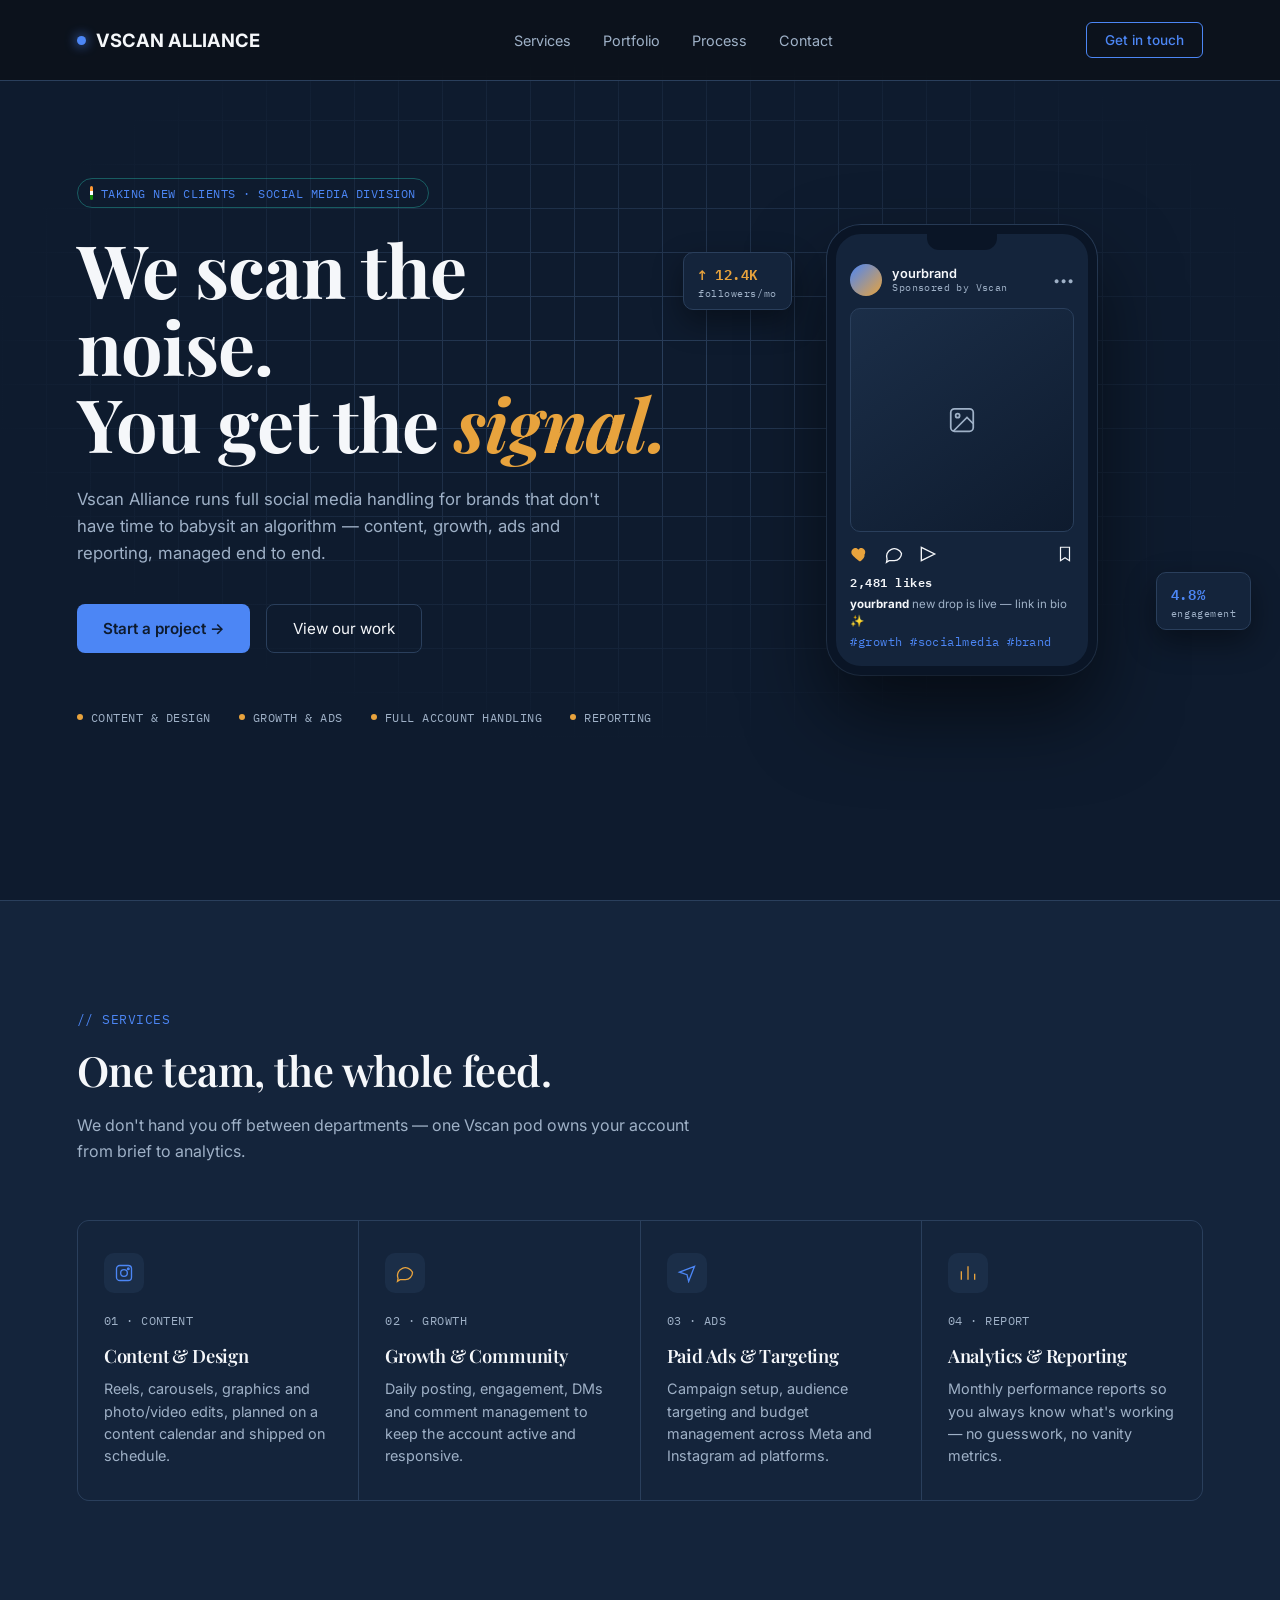
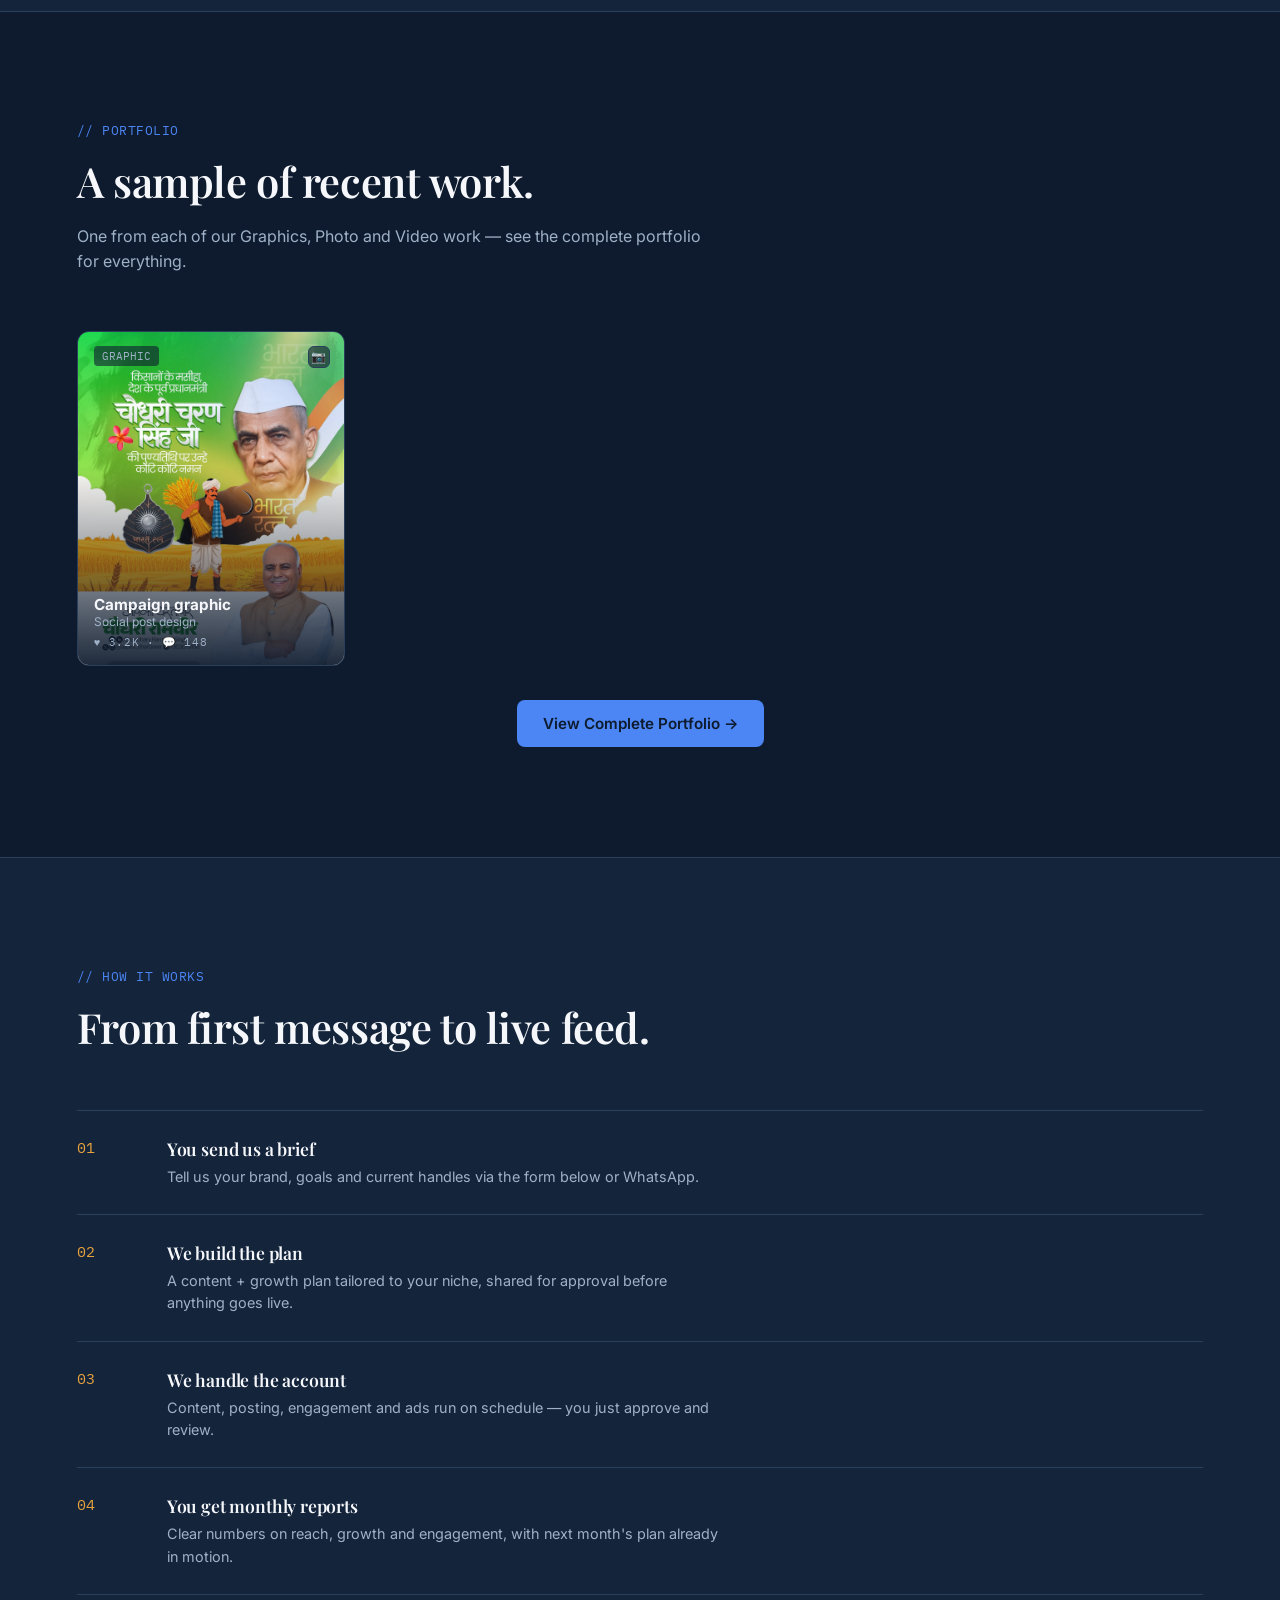
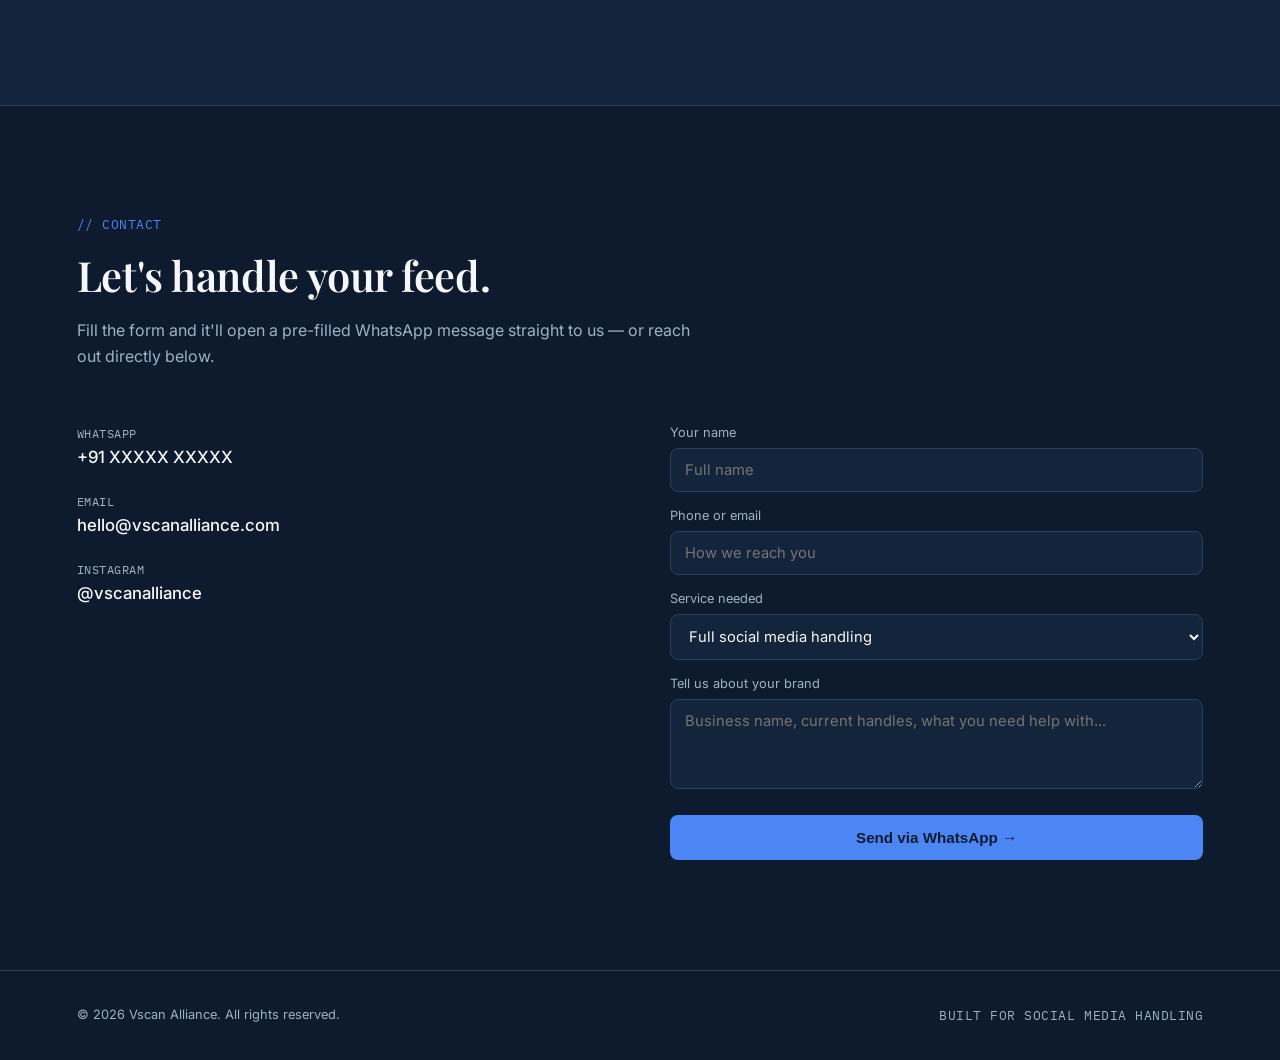
<file: index.html>
<!DOCTYPE html>
<html lang="en">
<head>
<meta charset="UTF-8">
<meta name="viewport" content="width=device-width, initial-scale=1.0">
<title>Vscan Alliance — Social Media Handling</title>
<link rel="preconnect" href="https://fonts.googleapis.com">
<link href="https://fonts.googleapis.com/css2?family=Playfair+Display:ital,wght@0,600;0,700;1,600;1,700&family=Inter:wght@400;500;600&family=IBM+Plex+Mono:wght@400;500&display=swap" rel="stylesheet">
<link rel="stylesheet" href="style.css">
</head>
<body>

<nav>
  <div class="logo"><span class="logo-dot"></span>VSCAN ALLIANCE</div>
  <div class="links">
    <a href="#services">Services</a>
    <a href="portfolio.html">Portfolio</a>
    <a href="#process">Process</a>
    <a href="#contact">Contact</a>
  </div>
  <a href="#contact" class="nav-cta">Get in touch</a>
</nav>

<section class="hero">
  <div class="scanline"></div>
  <div class="hero-inner hero-grid">
    <div class="hero-text">
    <div class="eyebrow mono">
      <span style="display:inline-flex; flex-direction:column; width:3px; height:14px; border-radius:2px; overflow:hidden;">
        <span style="flex:1; background:#FF9933;"></span><span style="flex:1; background:#FFFFFF;"></span><span style="flex:1; background:#138808;"></span>
      </span>
      TAKING NEW CLIENTS · SOCIAL MEDIA DIVISION
    </div>
    <h1>We scan the noise.<br>You get the <span class="accent">signal.</span></h1>
    <p class="sub">Vscan Alliance runs full social media handling for brands that don't have time to babysit an algorithm — content, growth, ads and reporting, managed end to end.</p>
    <div class="hero-ctas">
      <a href="#contact" class="btn-primary">Start a project →</a>
      <a href="#portfolio" class="btn-ghost">View our work</a>
    </div>
    <div class="hero-tags mono">
      <span><i></i> CONTENT & DESIGN</span>
      <span><i></i> GROWTH & ADS</span>
      <span><i></i> FULL ACCOUNT HANDLING</span>
      <span><i></i> REPORTING</span>
    </div>
    </div>

    <div class="hero-visual">
      <div class="badge badge-1 mono">↑ 12.4K <span>followers/mo</span></div>
      <div class="badge badge-2 mono">4.8% <span>engagement</span></div>
      <div class="phone">
        <div class="phone-notch"></div>
        <div class="phone-screen">
          <div class="post-header">
            <div class="avatar"></div>
            <div>
              <div class="uname">yourbrand</div>
              <div class="uloc mono">Sponsored by Vscan</div>
            </div>
            <div class="dots">•••</div>
          </div>
          <div class="post-media">
            <svg viewBox="0 0 24 24" width="30" height="30" fill="none" stroke="var(--muted)" stroke-width="1.4"><rect x="3" y="3" width="18" height="18" rx="3"/><circle cx="8.5" cy="8.5" r="1.6"/><path d="M21 15l-5-5L5 21"/></svg>
          </div>
          <div class="post-actions">
            <svg viewBox="0 0 24 24" width="20" height="20" fill="var(--violet)"><path d="M12 21s-6.7-4.35-9.3-8.1C.8 10.1 1.6 6.3 5 5c2-.8 4 .1 5 1.8C11 5.1 13 4.2 15 5c3.4 1.3 4.2 5.1 2.3 7.9C18.7 16.65 12 21 12 21z"/></svg>
            <svg viewBox="0 0 24 24" width="20" height="20" fill="none" stroke="var(--text)" stroke-width="1.6"><path d="M21 11.5a8.5 8.5 0 0 1-8.5 8.5H6l-3 2 .7-3.5A8.5 8.5 0 1 1 21 11.5z"/></svg>
            <svg viewBox="0 0 24 24" width="20" height="20" fill="none" stroke="var(--text)" stroke-width="1.6"><path d="M4 4l16 8-16 8V4z"/></svg>
            <div style="flex:1"></div>
            <svg viewBox="0 0 24 24" width="18" height="18" fill="none" stroke="var(--text)" stroke-width="1.6"><path d="M6 3h12v18l-6-4-6 4V3z"/></svg>
          </div>
          <div class="post-likes mono">2,481 likes</div>
          <div class="post-caption"><b>yourbrand</b> new drop is live — link in bio ✨</div>
          <div class="post-caption tag-line mono">#growth #socialmedia #brand</div>
        </div>
      </div>
    </div>
  </div>
</section>

<section id="services" class="services">
  <div class="section-head">
    <span class="section-label mono">// SERVICES</span>
    <h2>One team, the whole feed.</h2>
    <p>We don't hand you off between departments — one Vscan pod owns your account from brief to analytics.</p>
  </div>
  <div class="service-grid">
    <div class="service-card">
      <div class="s-icon"><svg viewBox="0 0 24 24" width="20" height="20" fill="none" stroke="var(--teal)" stroke-width="1.6"><rect x="3" y="3" width="18" height="18" rx="4"/><circle cx="12" cy="12" r="4"/><circle cx="17.2" cy="6.8" r="1"/></svg></div>
      <span class="tag mono">01 · CONTENT</span>
      <h3>Content & Design</h3>
      <p>Reels, carousels, graphics and photo/video edits, planned on a content calendar and shipped on schedule.</p>
    </div>
    <div class="service-card">
      <div class="s-icon"><svg viewBox="0 0 24 24" width="20" height="20" fill="none" stroke="var(--violet)" stroke-width="1.6"><path d="M21 11.5a8.5 8.5 0 0 1-8.5 8.5H6l-3 2 .7-3.5A8.5 8.5 0 1 1 21 11.5z"/></svg></div>
      <span class="tag mono">02 · GROWTH</span>
      <h3>Growth & Community</h3>
      <p>Daily posting, engagement, DMs and comment management to keep the account active and responsive.</p>
    </div>
    <div class="service-card">
      <div class="s-icon"><svg viewBox="0 0 24 24" width="20" height="20" fill="none" stroke="var(--teal)" stroke-width="1.6"><path d="M3 11l18-7-7 18-2-8-9-3z"/></svg></div>
      <span class="tag mono">03 · ADS</span>
      <h3>Paid Ads & Targeting</h3>
      <p>Campaign setup, audience targeting and budget management across Meta and Instagram ad platforms.</p>
    </div>
    <div class="service-card">
      <div class="s-icon"><svg viewBox="0 0 24 24" width="20" height="20" fill="none" stroke="var(--violet)" stroke-width="1.6"><path d="M4 20V10M12 20V4M20 20v-7"/></svg></div>
      <span class="tag mono">04 · REPORT</span>
      <h3>Analytics & Reporting</h3>
      <p>Monthly performance reports so you always know what's working — no guesswork, no vanity metrics.</p>
    </div>
  </div>
</section>

<section id="portfolio">
  <div class="section-head">
    <span class="section-label mono">// PORTFOLIO</span>
    <h2>A sample of recent work.</h2>
    <p>One from each of our Graphics, Photo and Video work — see the complete portfolio for everything.</p>
  </div>
  <div class="portfolio-grid" id="portfolioGrid"></div>
  <div class="preview-note">
    <a href="portfolio.html" class="btn-primary">View Complete Portfolio →</a>
  </div>
</section>

<div id="lightbox" class="lightbox">
  <div class="lightbox-close" id="lightboxClose">✕</div>
  <div class="lightbox-inner" id="lightboxInner"></div>
</div>

<section id="process" class="services" style="border-top:1px solid var(--line);">
  <div class="section-head">
    <span class="section-label mono">// HOW IT WORKS</span>
    <h2>From first message to live feed.</h2>
  </div>
  <div class="process-list">
    <div class="process-row"><div class="num">01</div><div><h3>You send us a brief</h3><p>Tell us your brand, goals and current handles via the form below or WhatsApp.</p></div></div>
    <div class="process-row"><div class="num">02</div><div><h3>We build the plan</h3><p>A content + growth plan tailored to your niche, shared for approval before anything goes live.</p></div></div>
    <div class="process-row"><div class="num">03</div><div><h3>We handle the account</h3><p>Content, posting, engagement and ads run on schedule — you just approve and review.</p></div></div>
    <div class="process-row"><div class="num">04</div><div><h3>You get monthly reports</h3><p>Clear numbers on reach, growth and engagement, with next month's plan already in motion.</p></div></div>
  </div>
</section>

<section id="contact">
  <div class="section-head">
    <span class="section-label mono">// CONTACT</span>
    <h2>Let's handle your feed.</h2>
    <p>Fill the form and it'll open a pre-filled WhatsApp message straight to us — or reach out directly below.</p>
  </div>
  <div class="contact-wrap">
    <div class="contact-info">
      <div class="item">
        <div class="k mono">WHATSAPP</div>
        <div class="v"><a href="https://wa.me/91XXXXXXXXXX" target="_blank">+91 XXXXX XXXXX</a></div>
      </div>
      <div class="item">
        <div class="k mono">EMAIL</div>
        <div class="v"><a href="mailto:hello@vscanalliance.com">hello@vscanalliance.com</a></div>
      </div>
      <div class="item">
        <div class="k mono">INSTAGRAM</div>
        <div class="v"><a href="https://instagram.com/vscanalliance" target="_blank">@vscanalliance</a></div>
      </div>
    </div>
    <form id="leadForm">
      <div class="field">
        <label>Your name</label>
        <input type="text" id="f-name" required placeholder="Full name">
      </div>
      <div class="field">
        <label>Phone or email</label>
        <input type="text" id="f-contact" required placeholder="How we reach you">
      </div>
      <div class="field">
        <label>Service needed</label>
        <select id="f-service">
          <option>Full social media handling</option>
          <option>Content & Design only</option>
          <option>Growth & Community only</option>
          <option>Paid Ads & Targeting</option>
        </select>
      </div>
      <div class="field">
        <label>Tell us about your brand</label>
        <textarea id="f-message" placeholder="Business name, current handles, what you need help with..."></textarea>
      </div>
      <button type="submit" class="submit-btn">Send via WhatsApp →</button>
    </form>
  </div>
</section>

<footer>
  <div>© 2026 Vscan Alliance. All rights reserved.</div>
  <div class="mono">BUILT FOR SOCIAL MEDIA HANDLING</div>
</footer>

<script src="gallery.js"></script>
<script>
  document.getElementById('leadForm').addEventListener('submit', function(e){
    e.preventDefault();
    const name = document.getElementById('f-name').value;
    const contact = document.getElementById('f-contact').value;
    const service = document.getElementById('f-service').value;
    const message = document.getElementById('f-message').value;
    const text = `Hi Vscan Alliance, I'm ${name} (${contact}). I'm interested in: ${service}. ${message}`;
    const url = `https://wa.me/91XXXXXXXXXX?text=${encodeURIComponent(text)}`;
    window.open(url, '_blank');
  });

  // Just ONE sample from each category on the landing page.
  // Add photo/video items here once you upload files, using the same pattern as the graphic item below.
  const previewItems = [
    { type:"graphic", src:"graphic1.jpeg", title:"Campaign graphic", desc:"Social post design", stats:"♥ 3.2K · 💬 148" }
    // { type:"photo", src:"photos/photo1.jpg", title:"Product shoot", desc:"Feed photography", stats:"♥ 1.8K · 💬 62" },
    // { type:"video", src:"videos/video1.mp4", poster:"videos/video1-poster.jpg", title:"Reel edit", desc:"Short-form video", stats:"▶ 42K · ♥ 5.1K" },
  ];
  initLightbox();
  renderGallery(previewItems);
</script>

</body>
</html>
</file>
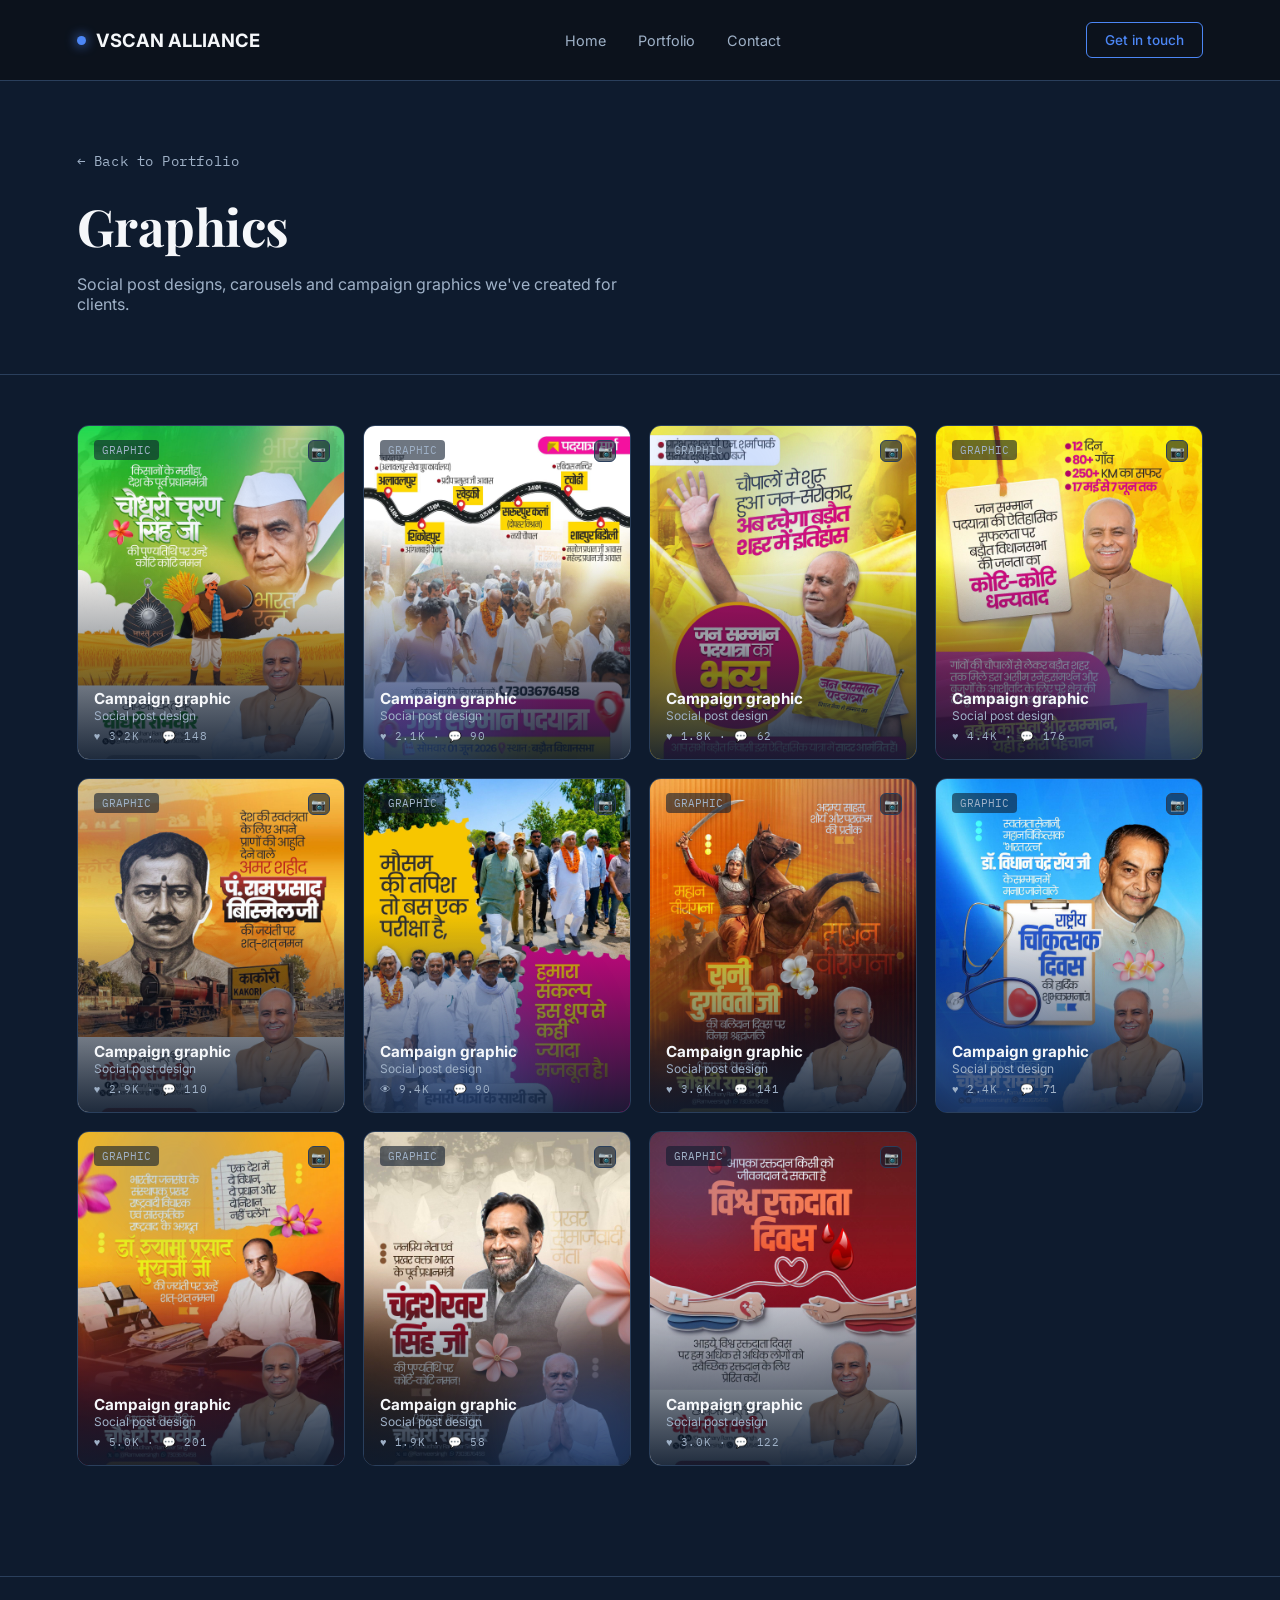
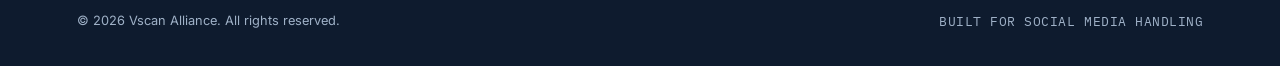
<file: graphics.html>
<!DOCTYPE html>
<html lang="en">
<head>
<meta charset="UTF-8">
<meta name="viewport" content="width=device-width, initial-scale=1.0">
<title>Graphics — Vscan Alliance</title>
<link rel="preconnect" href="https://fonts.googleapis.com">
<link href="https://fonts.googleapis.com/css2?family=Playfair+Display:ital,wght@0,600;0,700;1,600;1,700&family=Inter:wght@400;500;600&family=IBM+Plex+Mono:wght@400;500&display=swap" rel="stylesheet">
<link rel="stylesheet" href="style.css">
</head>
<body>

<nav>
  <div class="logo"><span class="logo-dot"></span>VSCAN ALLIANCE</div>
  <div class="links">
    <a href="index.html">Home</a>
    <a href="portfolio.html">Portfolio</a>
    <a href="index.html#contact">Contact</a>
  </div>
  <a href="index.html#contact" class="nav-cta">Get in touch</a>
</nav>

<section class="page-header">
  <a href="portfolio.html" class="back-link mono">← Back to Portfolio</a>
  <h1>Graphics</h1>
  <p>Social post designs, carousels and campaign graphics we've created for clients.</p>
</section>

<section style="padding-top:50px;">
  <div class="portfolio-grid" id="portfolioGrid"></div>
</section>

<div id="lightbox" class="lightbox">
  <div class="lightbox-close" id="lightboxClose">✕</div>
  <div class="lightbox-inner" id="lightboxInner"></div>
</div>

<footer>
  <div>© 2026 Vscan Alliance. All rights reserved.</div>
  <div class="mono">BUILT FOR SOCIAL MEDIA HANDLING</div>
</footer>

<script src="gallery.js"></script>
<script>
  const items = [
    { type:"graphic", src:"graphic1.jpeg", title:"Campaign graphic", desc:"Social post design", stats:"♥ 3.2K · 💬 148" },
    { type:"graphic", src:"graphic2.jpeg", title:"Campaign graphic", desc:"Social post design", stats:"♥ 2.1K · 💬 90" },
    { type:"graphic", src:"graphic3.jpeg", title:"Campaign graphic", desc:"Social post design", stats:"♥ 1.8K · 💬 62" },
    { type:"graphic", src:"graphic4.jpeg", title:"Campaign graphic", desc:"Social post design", stats:"♥ 4.4K · 💬 176" },
    { type:"graphic", src:"graphic5.jpeg", title:"Campaign graphic", desc:"Social post design", stats:"♥ 2.9K · 💬 110" },
    { type:"graphic", src:"graphic6.jpeg", title:"Campaign graphic", desc:"Social post design", stats:"👁 9.4K · 💬 90" },
    { type:"graphic", src:"graphic7.jpeg", title:"Campaign graphic", desc:"Social post design", stats:"♥ 3.6K · 💬 141" },
    { type:"graphic", src:"graphic8.jpeg", title:"Campaign graphic", desc:"Social post design", stats:"♥ 2.4K · 💬 71" },
    { type:"graphic", src:"graphic9.jpeg", title:"Campaign graphic", desc:"Social post design", stats:"♥ 5.0K · 💬 201" },
    { type:"graphic", src:"graphic10.jpeg", title:"Campaign graphic", desc:"Social post design", stats:"♥ 1.9K · 💬 58" },
    { type:"graphic", src:"graphic11.jpeg", title:"Campaign graphic", desc:"Social post design", stats:"♥ 3.0K · 💬 122" }
  ];
  initLightbox();
  renderGallery(items);
</script>

</body>
</html>
</file>
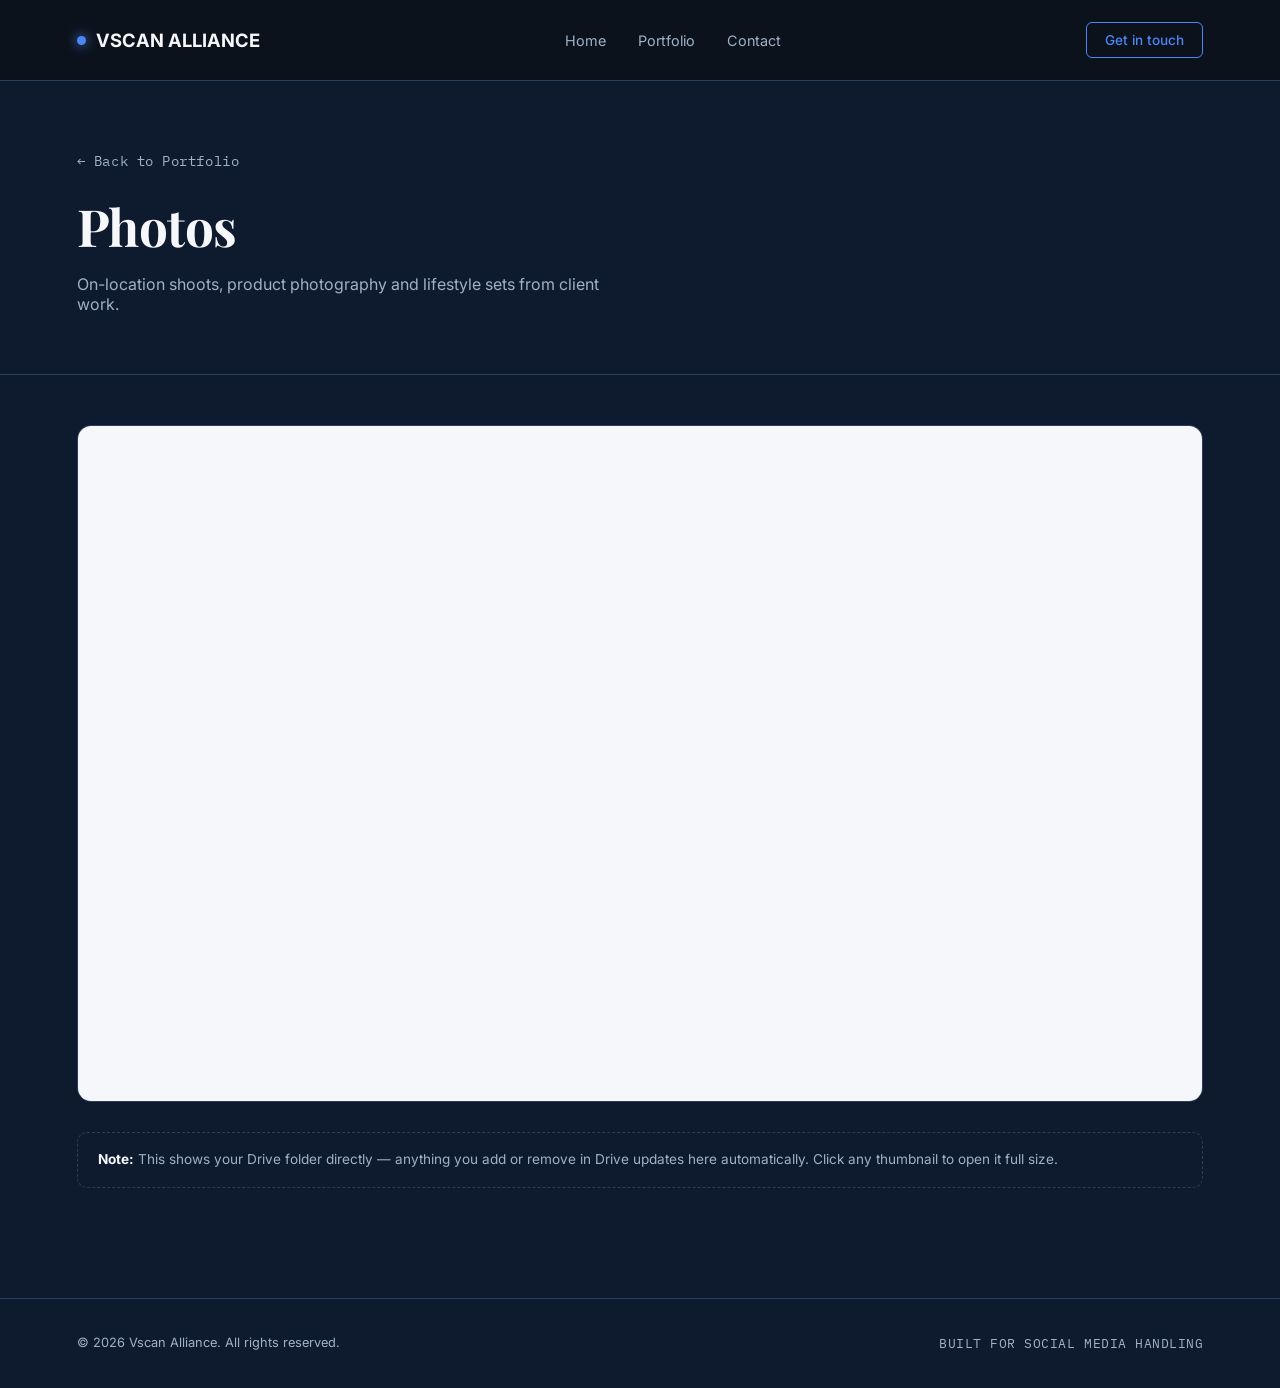
<file: photos.html>
<!DOCTYPE html>
<html lang="en">
<head>
<meta charset="UTF-8">
<meta name="viewport" content="width=device-width, initial-scale=1.0">
<title>Photos — Vscan Alliance</title>
<link rel="preconnect" href="https://fonts.googleapis.com">
<link href="https://fonts.googleapis.com/css2?family=Playfair+Display:ital,wght@0,600;0,700;1,600;1,700&family=Inter:wght@400;500;600&family=IBM+Plex+Mono:wght@400;500&display=swap" rel="stylesheet">
<link rel="stylesheet" href="style.css">
</head>
<body>

<nav>
  <div class="logo"><span class="logo-dot"></span>VSCAN ALLIANCE</div>
  <div class="links">
    <a href="index.html">Home</a>
    <a href="portfolio.html">Portfolio</a>
    <a href="index.html#contact">Contact</a>
  </div>
  <a href="index.html#contact" class="nav-cta">Get in touch</a>
</nav>

<section class="page-header">
  <a href="portfolio.html" class="back-link mono">← Back to Portfolio</a>
  <h1>Photos</h1>
  <p>On-location shoots, product photography and lifestyle sets from client work.</p>
</section>

<section style="padding-top:50px;">
  <div class="drive-embed-wrap">
    <iframe class="drive-embed" src="https://drive.google.com/embeddedfolderview?id=1FA-ZPVVIQhNlA5fCEY_7pVEZh4J9UBey#grid" frameborder="0"></iframe>
  </div>
  <div class="portfolio-note">
    <b>Note:</b> This shows your Drive folder directly — anything you add or remove in Drive updates here automatically. Click any thumbnail to open it full size.
  </div>
</section>

<footer>
  <div>© 2026 Vscan Alliance. All rights reserved.</div>
  <div class="mono">BUILT FOR SOCIAL MEDIA HANDLING</div>
</footer>

</body>
</html>
</file>
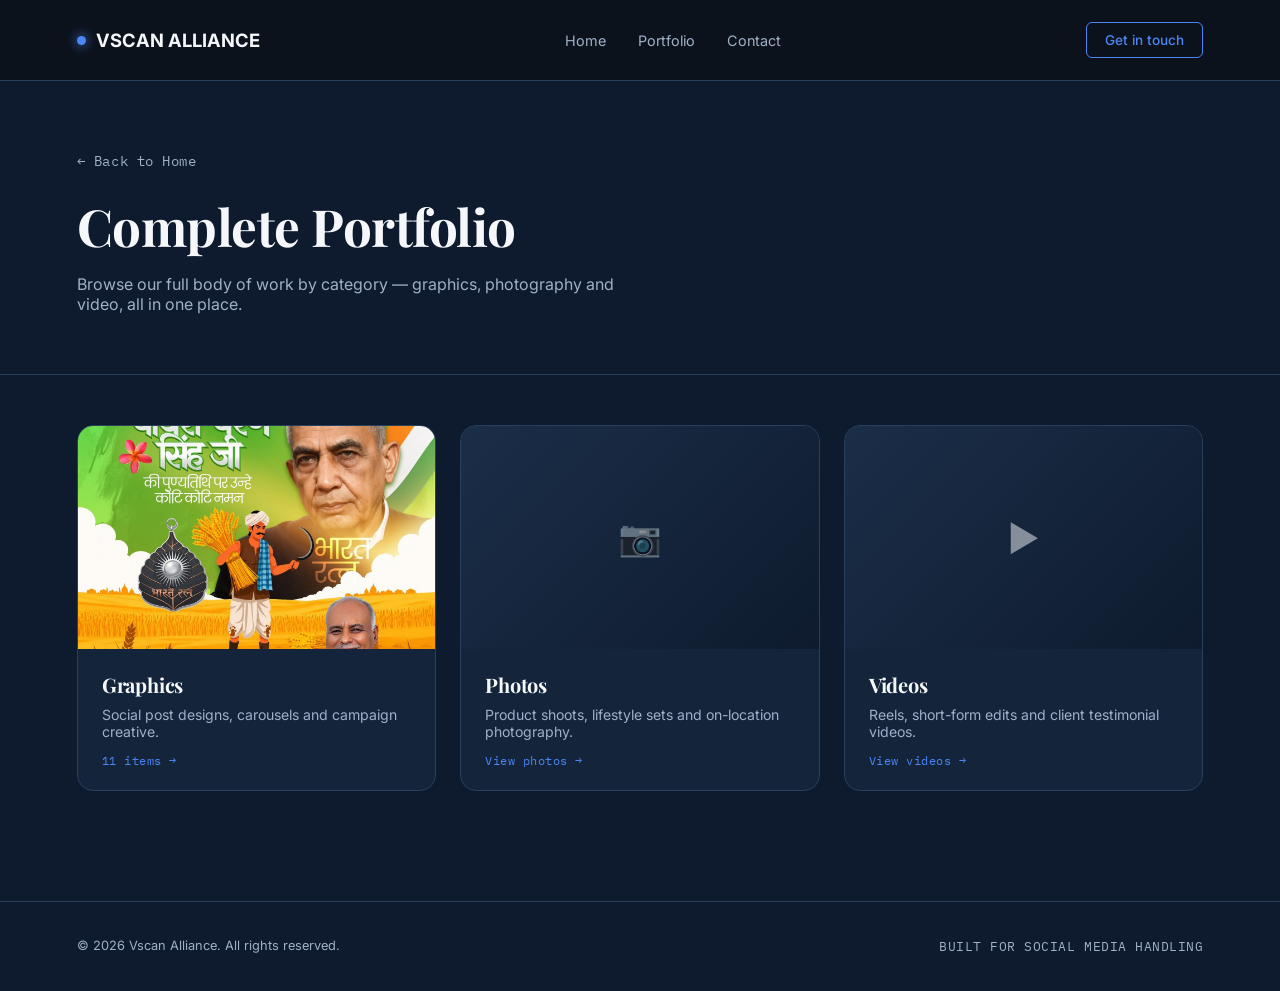
<file: portfolio.html>
<!DOCTYPE html>
<html lang="en">
<head>
<meta charset="UTF-8">
<meta name="viewport" content="width=device-width, initial-scale=1.0">
<title>Complete Portfolio — Vscan Alliance</title>
<link rel="preconnect" href="https://fonts.googleapis.com">
<link href="https://fonts.googleapis.com/css2?family=Playfair+Display:ital,wght@0,600;0,700;1,600;1,700&family=Inter:wght@400;500;600&family=IBM+Plex+Mono:wght@400;500&display=swap" rel="stylesheet">
<link rel="stylesheet" href="style.css">
</head>
<body>

<nav>
  <div class="logo"><span class="logo-dot"></span>VSCAN ALLIANCE</div>
  <div class="links">
    <a href="index.html">Home</a>
    <a href="portfolio.html">Portfolio</a>
    <a href="index.html#contact">Contact</a>
  </div>
  <a href="index.html#contact" class="nav-cta">Get in touch</a>
</nav>

<section class="page-header">
  <a href="index.html" class="back-link mono">← Back to Home</a>
  <h1>Complete Portfolio</h1>
  <p>Browse our full body of work by category — graphics, photography and video, all in one place.</p>
</section>

<section style="padding-top:50px;">
  <div class="hub-grid">
    <a href="graphics.html" class="hub-card">
      <div class="hub-cover"><img src="graphic1.jpeg" alt="Graphics"></div>
      <div class="hub-body">
        <h3>Graphics</h3>
        <p>Social post designs, carousels and campaign creative.</p>
        <span class="hub-count mono">11 items →</span>
      </div>
    </a>
    <a href="photos.html" class="hub-card">
      <div class="hub-cover"><span class="hub-icon">📷</span></div>
      <div class="hub-body">
        <h3>Photos</h3>
        <p>Product shoots, lifestyle sets and on-location photography.</p>
        <span class="hub-count mono">View photos →</span>
      </div>
    </a>
    <a href="videos.html" class="hub-card">
      <div class="hub-cover"><span class="hub-icon">▶</span></div>
      <div class="hub-body">
        <h3>Videos</h3>
        <p>Reels, short-form edits and client testimonial videos.</p>
        <span class="hub-count mono">View videos →</span>
      </div>
    </a>
  </div>
</section>

<footer>
  <div>© 2026 Vscan Alliance. All rights reserved.</div>
  <div class="mono">BUILT FOR SOCIAL MEDIA HANDLING</div>
</footer>

</body>
</html>
</file>
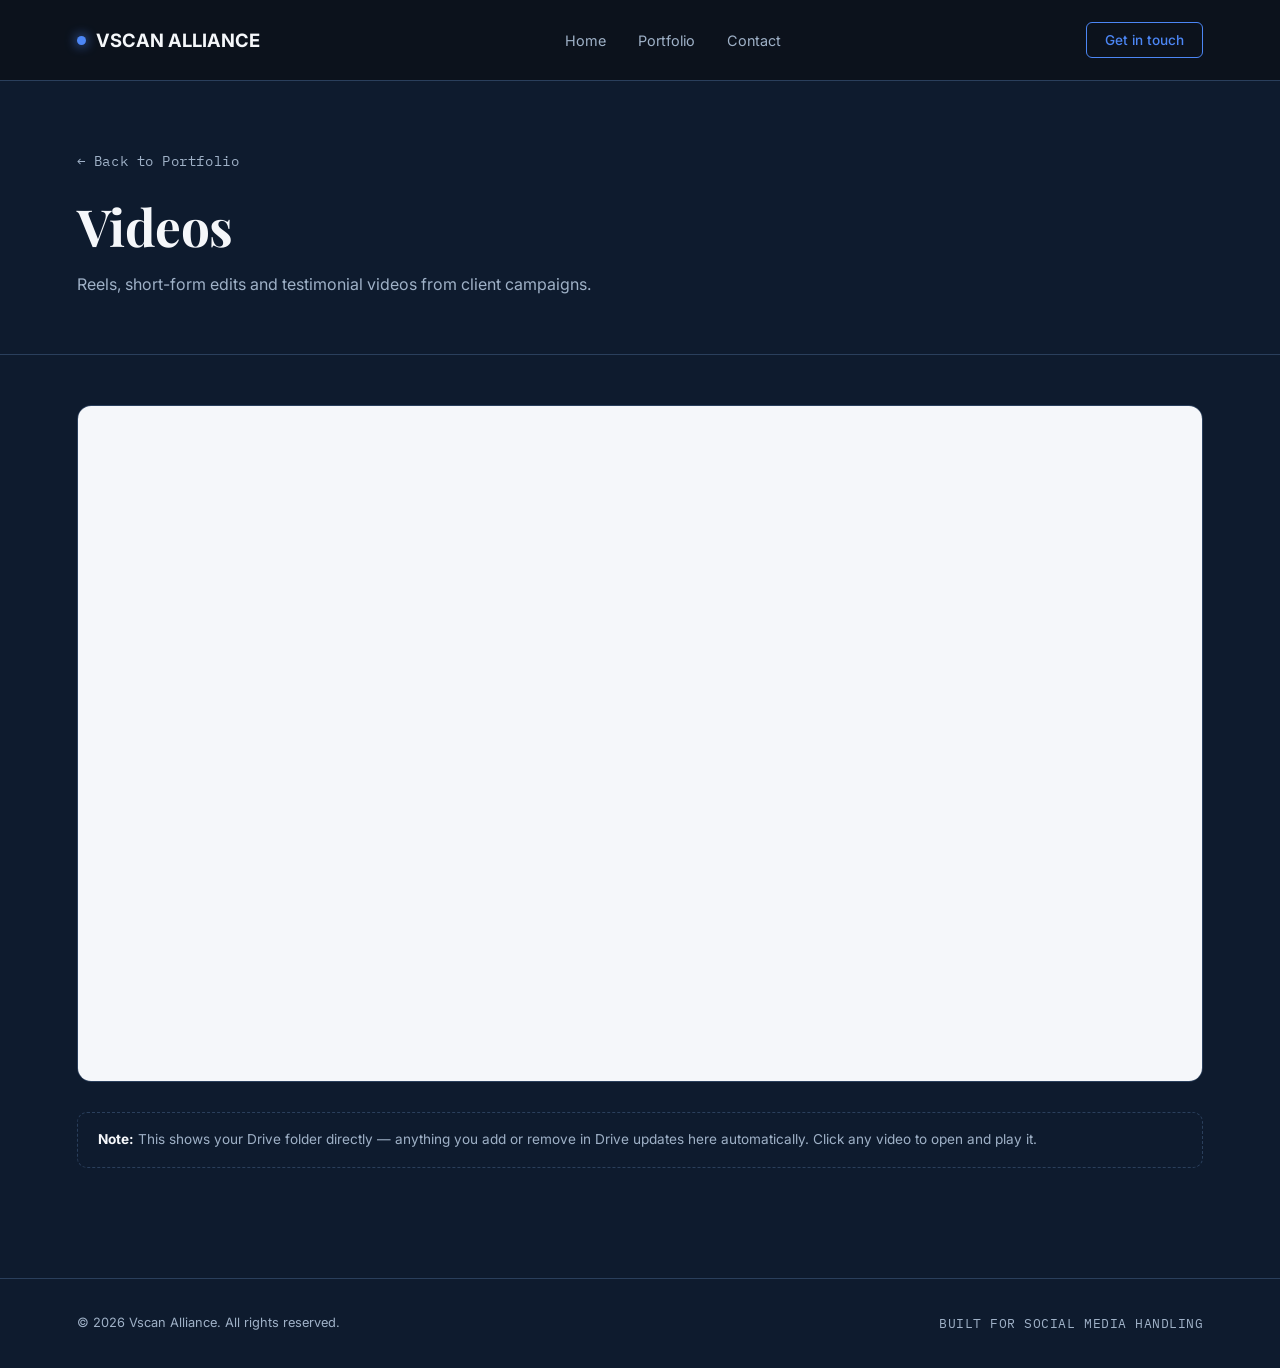
<file: videos.html>
<!DOCTYPE html>
<html lang="en">
<head>
<meta charset="UTF-8">
<meta name="viewport" content="width=device-width, initial-scale=1.0">
<title>Videos — Vscan Alliance</title>
<link rel="preconnect" href="https://fonts.googleapis.com">
<link href="https://fonts.googleapis.com/css2?family=Playfair+Display:ital,wght@0,600;0,700;1,600;1,700&family=Inter:wght@400;500;600&family=IBM+Plex+Mono:wght@400;500&display=swap" rel="stylesheet">
<link rel="stylesheet" href="style.css">
</head>
<body>

<nav>
  <div class="logo"><span class="logo-dot"></span>VSCAN ALLIANCE</div>
  <div class="links">
    <a href="index.html">Home</a>
    <a href="portfolio.html">Portfolio</a>
    <a href="index.html#contact">Contact</a>
  </div>
  <a href="index.html#contact" class="nav-cta">Get in touch</a>
</nav>

<section class="page-header">
  <a href="portfolio.html" class="back-link mono">← Back to Portfolio</a>
  <h1>Videos</h1>
  <p>Reels, short-form edits and testimonial videos from client campaigns.</p>
</section>

<section style="padding-top:50px;">
  <div class="drive-embed-wrap">
    <iframe class="drive-embed" src="https://drive.google.com/embeddedfolderview?id=1WoBLWN32yv12J9cgCF_tbNWihv957ccr#grid" frameborder="0"></iframe>
  </div>
  <div class="portfolio-note">
    <b>Note:</b> This shows your Drive folder directly — anything you add or remove in Drive updates here automatically. Click any video to open and play it.
  </div>
</section>

<footer>
  <div>© 2026 Vscan Alliance. All rights reserved.</div>
  <div class="mono">BUILT FOR SOCIAL MEDIA HANDLING</div>
</footer>

</body>
</html>
</file>
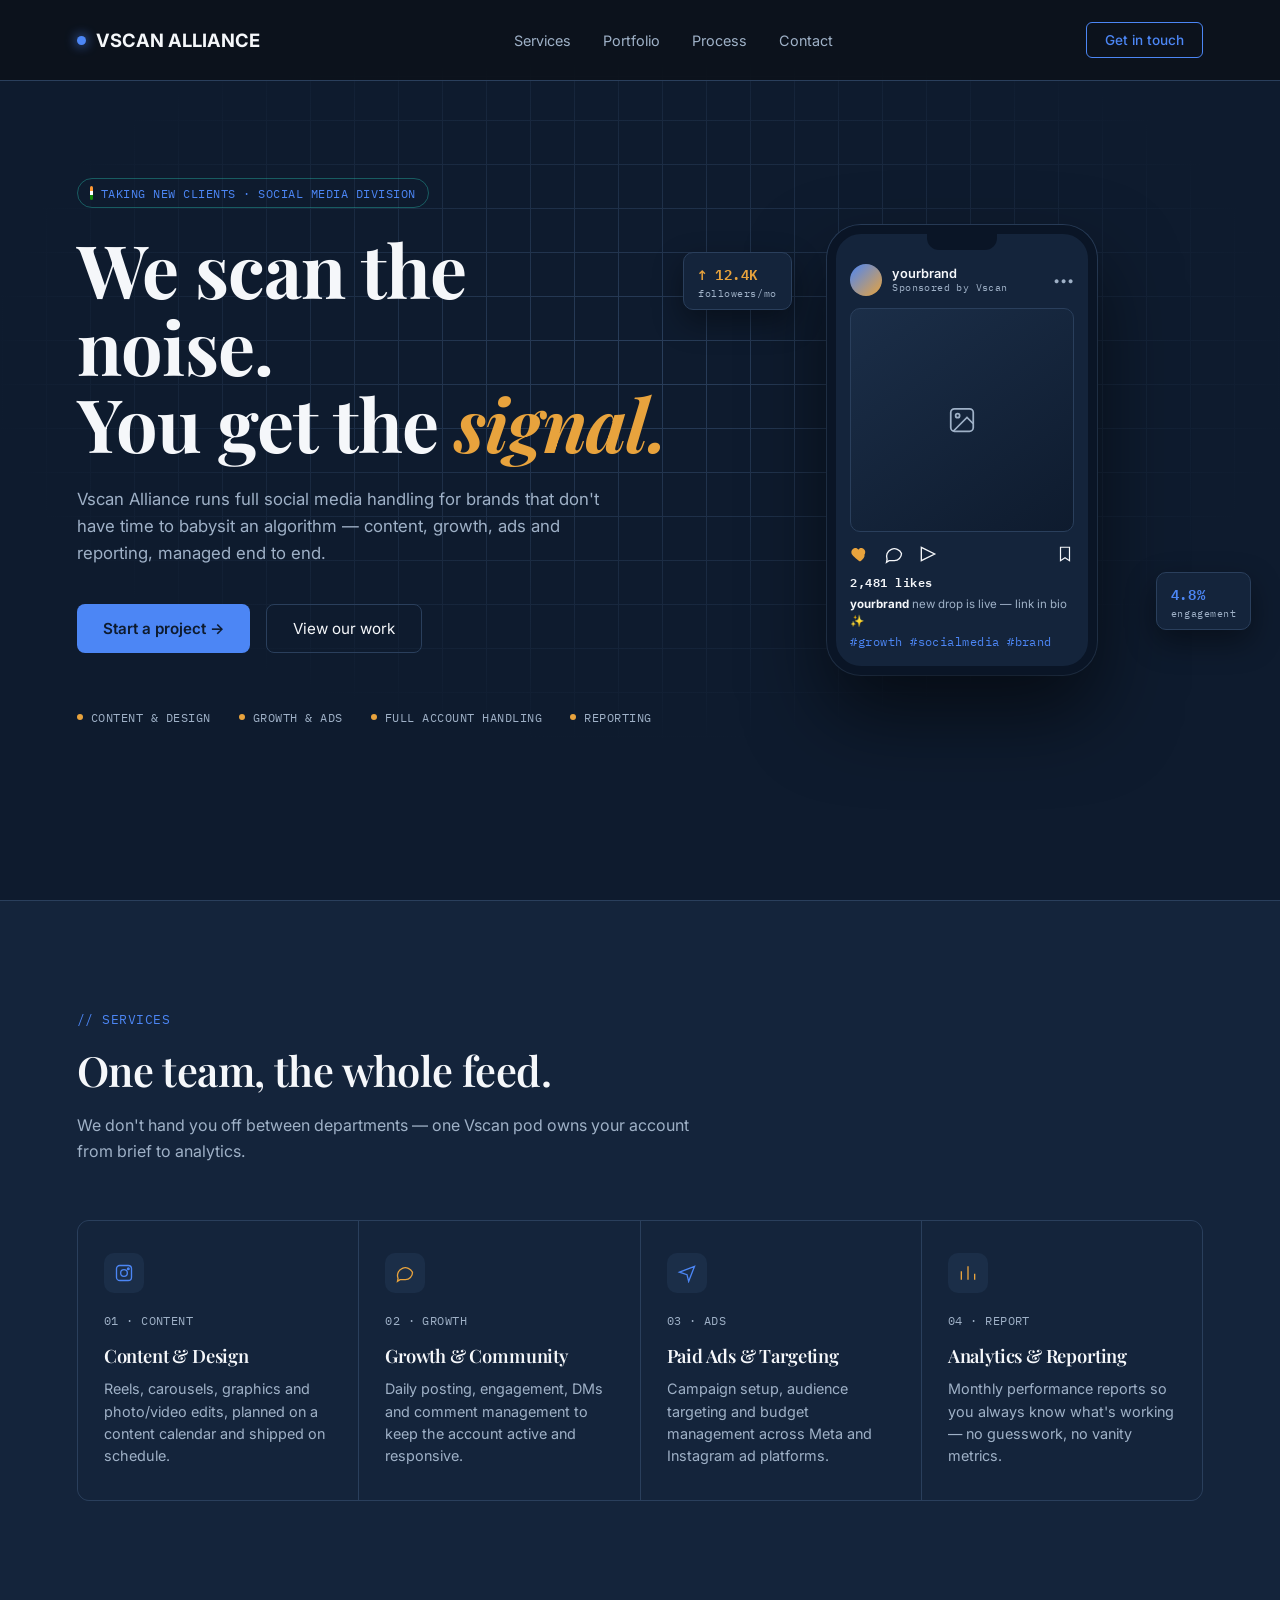
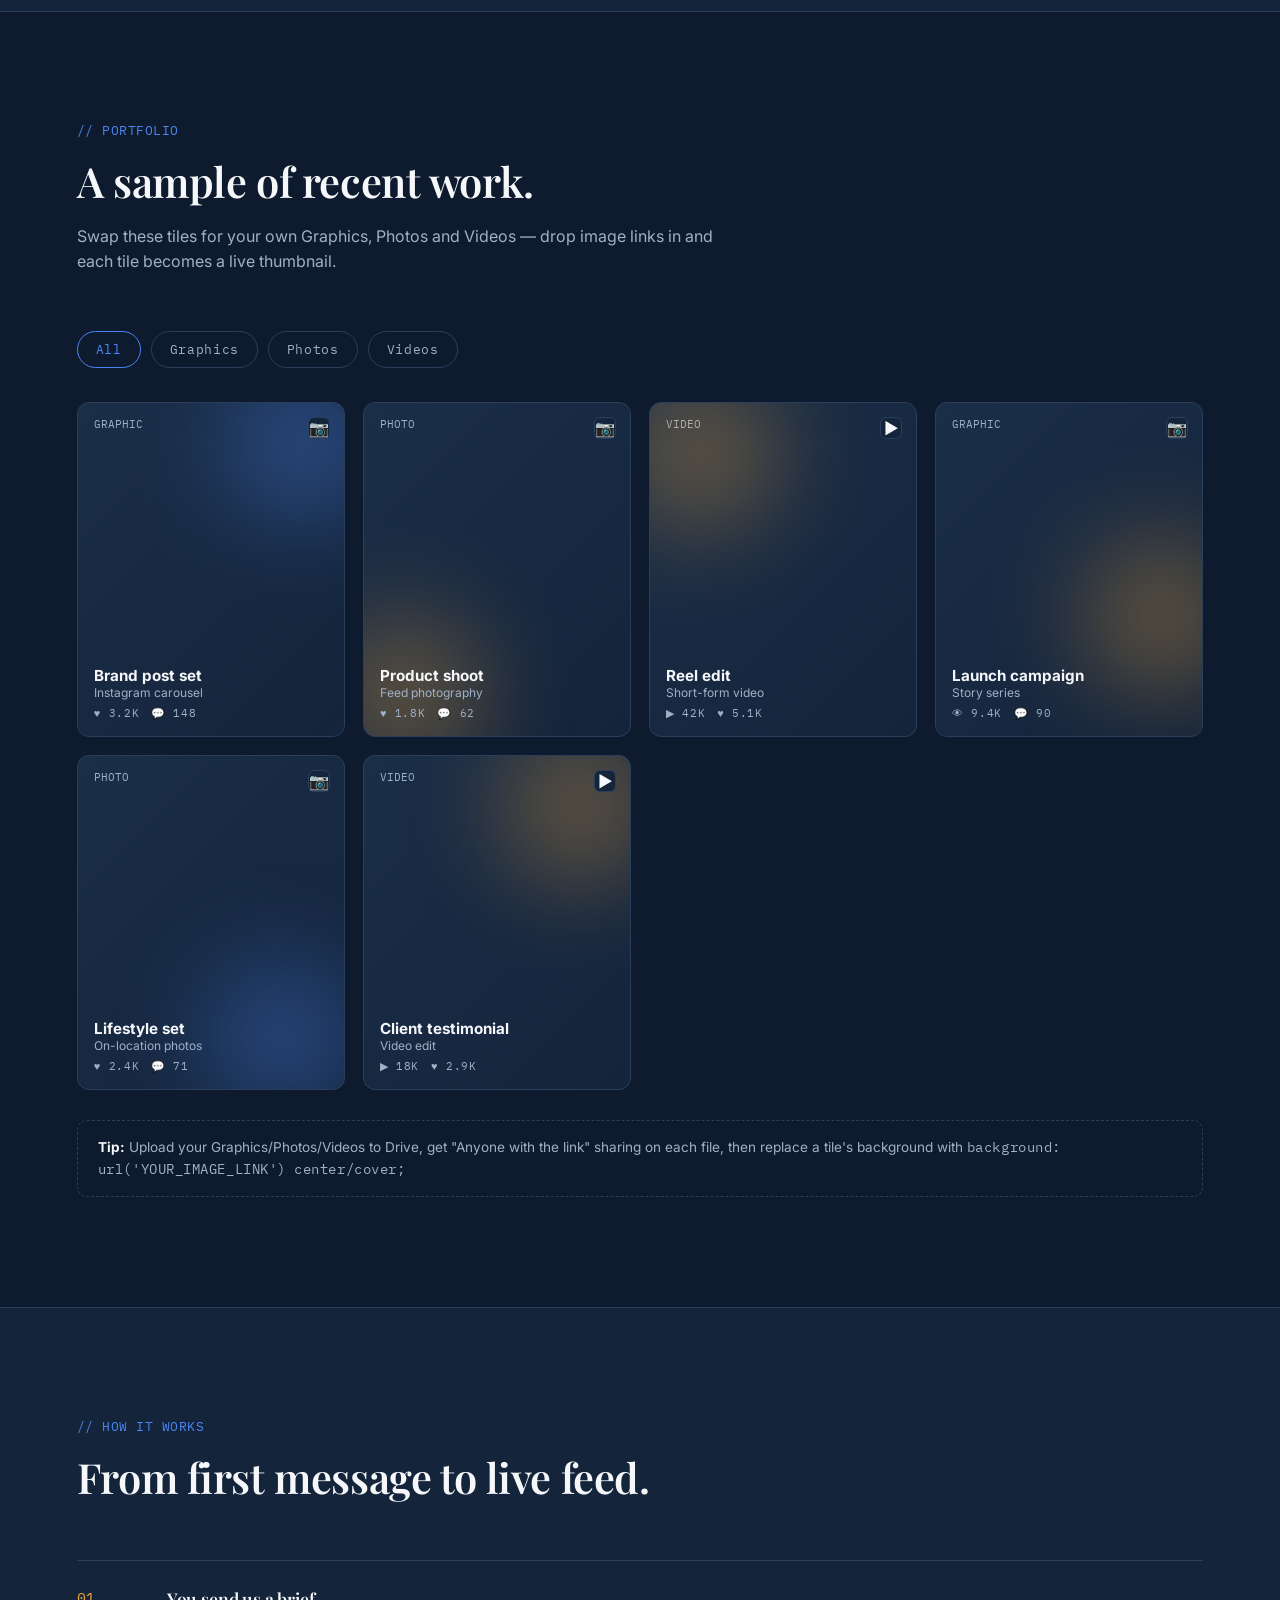
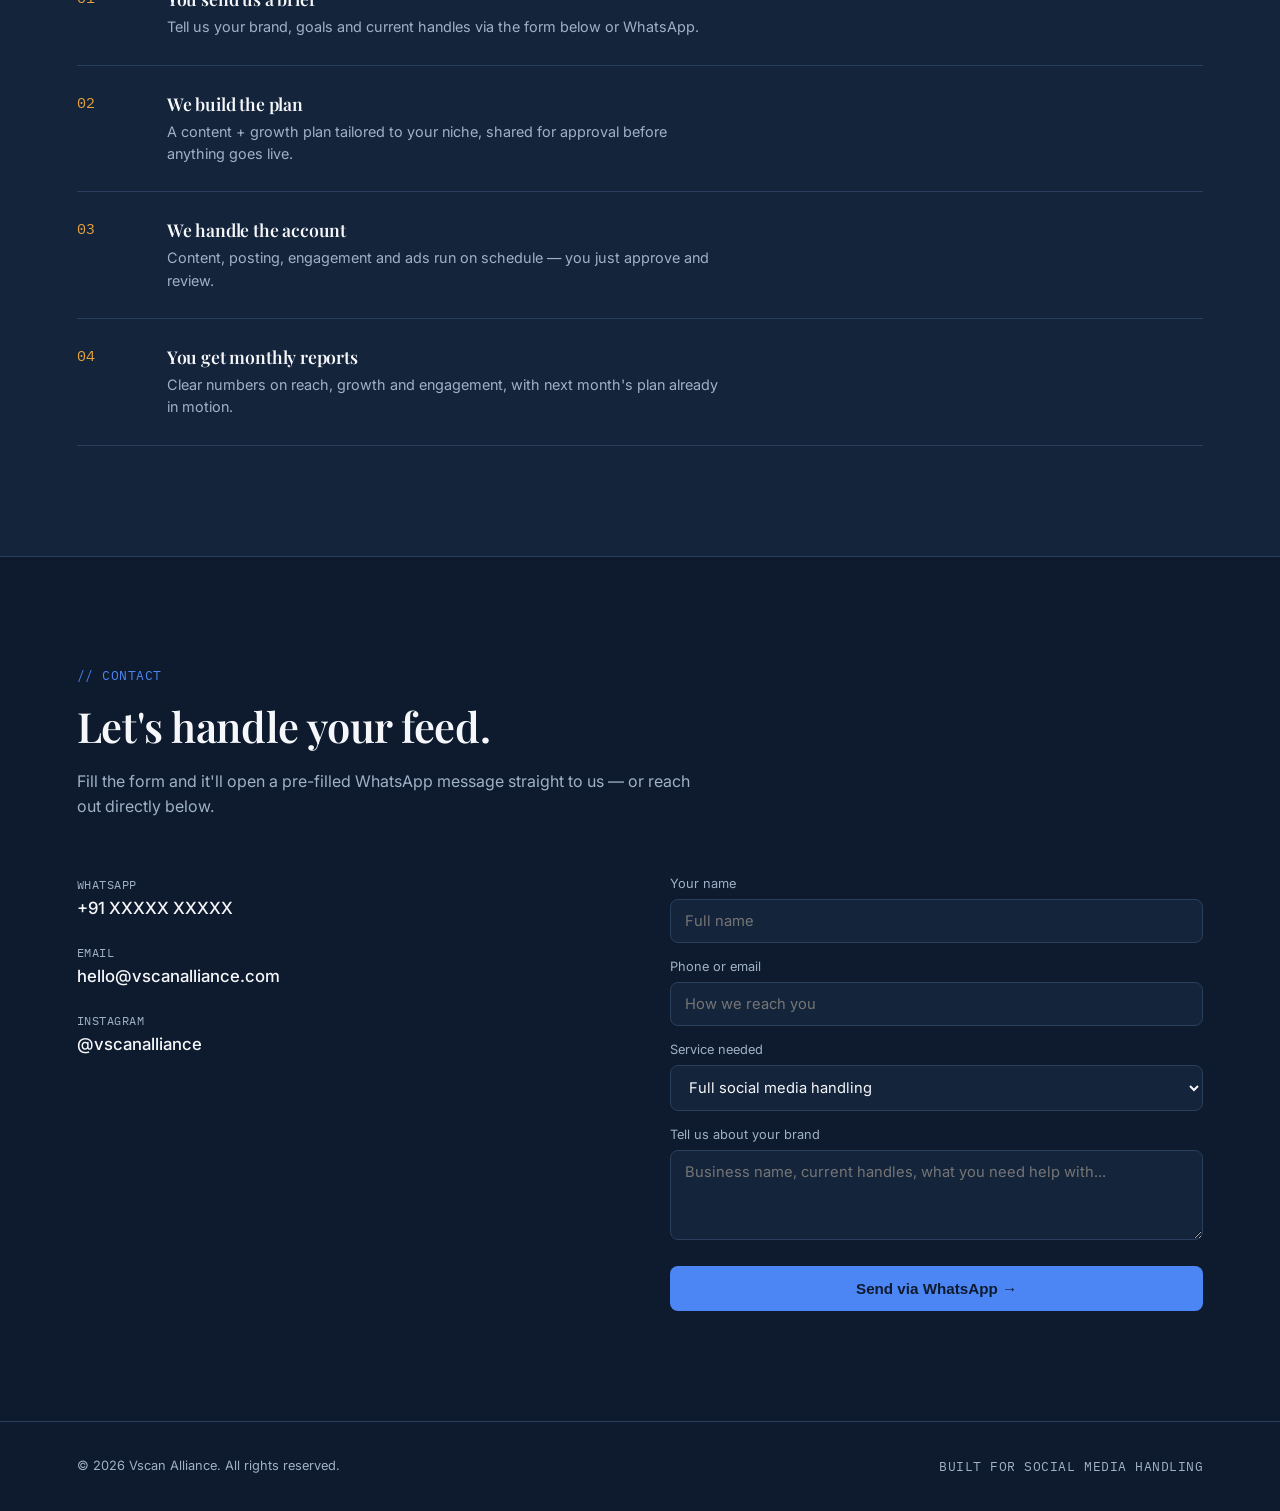
<file: vscan-alliance.html>
<!DOCTYPE html>
<html lang="en">
<head>
<meta charset="UTF-8">
<meta name="viewport" content="width=device-width, initial-scale=1.0">
<title>Vscan Alliance — Social Media Handling</title>
<link rel="preconnect" href="https://fonts.googleapis.com">
<link href="https://fonts.googleapis.com/css2?family=Playfair+Display:ital,wght@0,600;0,700;1,600;1,700&family=Inter:wght@400;500;600&family=IBM+Plex+Mono:wght@400;500&display=swap" rel="stylesheet">
<style>
  :root{
    --bg: #0E1B2E;
    --surface: #14243B;
    --surface-2: #1B2E48;
    --line: #2A3F5C;
    --text: #F5F7FA;
    --muted: #9FB1C7;
    --teal: #4C86F5;
    --violet: #E8A33D;
    --amber: #E8A33D;
  }
  *{box-sizing:border-box; margin:0; padding:0;}
  html{scroll-behavior:smooth;}
  body{
    background:var(--bg);
    color:var(--text);
    font-family:'Inter', sans-serif;
    overflow-x:hidden;
  }
  ::selection{ background:var(--teal); color:#0D1117; }
  a{color:inherit; text-decoration:none;}

  .mono{ font-family:'IBM Plex Mono', monospace; letter-spacing:0.04em; }
  h1,h2,h3{ font-family:'Playfair Display', serif; letter-spacing:-0.01em; font-weight:700; }
  .accent{ font-style:italic; color:var(--amber) !important; }

  /* ---------- NAV ---------- */
  nav{
    position:fixed; top:0; left:0; right:0; z-index:50;
    display:flex; justify-content:space-between; align-items:center;
    padding:22px 6vw;
    background:rgba(13,17,23,0.75);
    backdrop-filter:blur(10px);
    border-bottom:1px solid var(--line);
  }
  .logo{ font-size:1.15rem; font-weight:700; display:flex; align-items:center; gap:10px;}
  .logo-dot{ width:9px; height:9px; border-radius:50%; background:var(--teal); box-shadow:0 0 12px var(--teal); animation: pulse 2s infinite;}
  @keyframes pulse{ 0%,100%{opacity:1;} 50%{opacity:0.3;} }
  nav .links{ display:flex; gap:32px; font-size:0.9rem; color:var(--muted);}
  nav .links a:hover{ color:var(--teal); }
  .nav-cta{
    padding:9px 18px; border:1px solid var(--teal); border-radius:6px;
    color:var(--teal) !important; font-size:0.85rem; font-weight:500;
  }
  @media(max-width:720px){ nav .links{display:none;} }

  /* ---------- HERO ---------- */
  .hero{
    position:relative;
    min-height:100vh;
    display:flex; flex-direction:column; justify-content:center;
    padding:0 6vw;
    background-image:
      linear-gradient(var(--line) 1px, transparent 1px),
      linear-gradient(90deg, var(--line) 1px, transparent 1px);
    background-size:44px 44px;
    background-position:center;
  }
  .hero::before{
    content:"";
    position:absolute; inset:0;
    background:radial-gradient(ellipse 60% 50% at 50% 40%, rgba(13,17,23,0) 0%, var(--bg) 85%);
  }
  .scanline{
    position:absolute; left:0; right:0; height:140px;
    background:linear-gradient(180deg, transparent 0%, rgba(45,212,191,0.10) 45%, rgba(45,212,191,0.35) 50%, rgba(45,212,191,0.10) 55%, transparent 100%);
    top:-140px;
    animation: sweep 6s linear infinite;
    pointer-events:none;
  }
  @keyframes sweep{ 0%{ top:-140px; } 100%{ top:100%; } }

  .hero-inner{ position:relative; z-index:2; max-width:900px; }
  .hero-grid{ max-width:1180px; display:grid; grid-template-columns:1.05fr 0.85fr; gap:50px; align-items:center; }
  @media(max-width:900px){ .hero-grid{ grid-template-columns:1fr; } .hero-visual{ order:-1; margin-bottom:20px; } }

  /* phone mockup */
  .hero-visual{ position:relative; display:flex; justify-content:center; }
  .phone{
    width:270px; border:9px solid #0A1526; border-radius:34px;
    background:var(--surface); box-shadow:0 40px 80px rgba(0,0,0,0.55), 0 0 0 1px var(--line);
    position:relative;
  }
  .phone-notch{ width:70px; height:16px; background:#0A1526; border-radius:0 0 12px 12px; margin:0 auto 8px; }
  .phone-screen{ padding:0 14px 16px; }
  .post-header{ display:flex; align-items:center; gap:10px; padding:6px 0 12px; }
  .avatar{ width:32px; height:32px; border-radius:50%; background:linear-gradient(135deg, var(--teal), var(--violet)); flex-shrink:0; }
  .uname{ font-size:0.8rem; font-weight:600; }
  .uloc{ font-size:0.62rem; color:var(--muted); }
  .dots{ margin-left:auto; color:var(--muted); font-size:0.8rem; }
  .post-media{
    aspect-ratio:1/1; border-radius:10px; margin-bottom:10px;
    background:linear-gradient(145deg, var(--surface-2), var(--bg));
    display:flex; align-items:center; justify-content:center;
    border:1px solid var(--line);
  }
  .post-actions{ display:flex; align-items:center; gap:14px; padding:2px 0 8px; }
  .post-likes{ font-size:0.72rem; font-weight:600; margin-bottom:4px; }
  .post-caption{ font-size:0.72rem; color:var(--muted); line-height:1.5; }
  .post-caption b{ color:var(--text); }
  .tag-line{ color:var(--teal); margin-top:2px; }

  .badge{
    position:absolute; background:var(--surface); border:1px solid var(--line);
    border-radius:10px; padding:9px 14px; font-size:0.85rem; font-weight:600;
    box-shadow:0 12px 30px rgba(0,0,0,0.4); z-index:3;
    animation: float 4s ease-in-out infinite;
  }
  .badge span{ display:block; font-size:0.6rem; font-weight:400; color:var(--muted); margin-top:2px; }
  .badge-1{ top:6%; left:-8%; color:var(--violet); }
  .badge-2{ bottom:10%; right:-10%; color:var(--teal); animation-delay:1.4s; }
  @keyframes float{ 0%,100%{ transform:translateY(0); } 50%{ transform:translateY(-10px); } }
  @media(max-width:520px){ .badge-1{ left:0; } .badge-2{ right:0; } }
  .eyebrow{
    display:inline-flex; align-items:center; gap:8px;
    font-size:0.78rem; color:var(--teal); margin-bottom:22px;
    border:1px solid rgba(45,212,191,0.35); padding:6px 12px; border-radius:20px;
  }
  .hero h1{
    font-size:clamp(2.4rem, 6vw, 4.6rem);
    line-height:1.05; font-weight:700;
  }
  .hero h1 .accent{ color:var(--teal); }
  .hero p.sub{
    margin-top:24px; max-width:560px; color:var(--muted); font-size:1.05rem; line-height:1.6;
  }
  .hero-ctas{ margin-top:38px; display:flex; gap:16px; flex-wrap:wrap; }
  .btn-primary{
    background:var(--teal); color:#0E1B2E; font-weight:600; padding:14px 26px;
    border-radius:8px; font-size:0.95rem; display:inline-flex; align-items:center; gap:8px;
    transition:transform 0.15s ease;
  }
  .btn-primary:hover{ transform:translateY(-2px); }
  .btn-ghost{
    border:1px solid var(--line); padding:14px 26px; border-radius:8px; font-size:0.95rem; color:var(--text);
    transition:border-color 0.15s ease;
  }
  .btn-ghost:hover{ border-color:var(--muted); }

  .hero-tags{
    margin-top:56px; display:flex; gap:28px; flex-wrap:wrap;
    font-size:0.78rem; color:var(--muted);
  }
  .hero-tags span{ display:flex; align-items:center; gap:8px; }
  .hero-tags i{ width:6px; height:6px; background:var(--violet); border-radius:50%; }

  /* ---------- SECTION SHELL ---------- */
  section{ padding:110px 6vw; }
  .section-head{ max-width:640px; margin-bottom:56px; }
  .section-label{ color:var(--teal); font-size:0.8rem; margin-bottom:14px; display:block; }
  .section-head h2{ font-size:clamp(1.8rem, 3.4vw, 2.6rem); font-weight:600; }
  .section-head p{ color:var(--muted); margin-top:16px; line-height:1.6; }

  /* ---------- SERVICES ---------- */
  .services{ background:var(--surface); border-top:1px solid var(--line); border-bottom:1px solid var(--line); }
  .service-grid{ display:grid; grid-template-columns:repeat(auto-fit,minmax(240px,1fr)); gap:1px; background:var(--line); border:1px solid var(--line); border-radius:12px; overflow:hidden; }
  .service-card{ background:var(--surface); padding:32px 26px; position:relative; }
  .s-icon{ width:40px; height:40px; border-radius:10px; background:var(--surface-2); display:flex; align-items:center; justify-content:center; margin-bottom:16px; }
  .service-card .tag{ color:var(--muted); font-size:0.72rem; }
  .service-card h3{ margin-top:14px; font-size:1.15rem; font-weight:600; }
  .service-card p{ margin-top:10px; color:var(--muted); font-size:0.9rem; line-height:1.55; }
  .service-card:hover{ background:var(--surface-2); }

  /* ---------- PORTFOLIO ---------- */
  .portfolio-tabs{ display:flex; gap:10px; margin-bottom:34px; flex-wrap:wrap; }
  .tab{
    padding:9px 18px; border:1px solid var(--line); border-radius:20px; font-size:0.82rem; color:var(--muted); cursor:pointer;
    transition:all 0.15s ease;
  }
  .tab.active, .tab:hover{ border-color:var(--teal); color:var(--teal); }
  .portfolio-grid{ display:grid; grid-template-columns:repeat(auto-fill,minmax(230px,1fr)); gap:18px; }
  .p-tile{
    aspect-ratio:4/5; border-radius:12px; border:1px solid var(--line);
    background:linear-gradient(135deg, var(--surface-2), var(--surface));
    display:flex; flex-direction:column; justify-content:flex-end; padding:16px;
    position:relative; overflow:hidden;
  }
  .p-tile::before{
    content:attr(data-kind); position:absolute; top:14px; left:16px;
    font-family:'IBM Plex Mono',monospace; font-size:0.68rem; color:var(--muted);
  }
  .p-tile .glow{ position:absolute; width:160px; height:160px; border-radius:50%; filter:blur(50px); opacity:0.35; }
  .p-tile .platform{
    position:absolute; top:14px; right:14px; width:22px; height:22px; border-radius:6px;
    display:flex; align-items:center; justify-content:center; background:var(--surface); border:1px solid var(--line);
    z-index:1;
  }
  .p-tile .stats{ display:flex; gap:12px; margin-top:6px; position:relative; z-index:1; }
  .p-tile .stats span{ display:flex; align-items:center; gap:4px; font-size:0.68rem; color:var(--muted); }
  .p-tile h4{ font-size:0.95rem; position:relative; z-index:1; }
  .p-tile span{ font-size:0.75rem; color:var(--muted); position:relative; z-index:1; }

  .portfolio-note{
    margin-top:30px; padding:16px 20px; border:1px dashed var(--line); border-radius:10px;
    font-size:0.85rem; color:var(--muted); line-height:1.6;
  }
  .portfolio-note b{ color:var(--text); }

  /* ---------- PROCESS ---------- */
  .process-list{ display:flex; flex-direction:column; }
  .process-row{
    display:grid; grid-template-columns:70px 1fr; gap:20px;
    padding:26px 0; border-bottom:1px solid var(--line);
  }
  .process-row:first-child{ border-top:1px solid var(--line); }
  .process-row .num{ font-family:'IBM Plex Mono',monospace; color:var(--violet); font-size:0.95rem; }
  .process-row h3{ font-size:1.1rem; font-weight:600; }
  .process-row p{ color:var(--muted); font-size:0.9rem; margin-top:6px; max-width:560px; line-height:1.55;}

  /* ---------- CONTACT ---------- */
  .contact-wrap{ display:grid; grid-template-columns:1fr 1fr; gap:60px; }
  @media(max-width:860px){ .contact-wrap{ grid-template-columns:1fr; } }
  .contact-info .item{ margin-bottom:26px; }
  .contact-info .item .k{ color:var(--muted); font-size:0.78rem; margin-bottom:6px; }
  .contact-info .item .v{ font-size:1.05rem; font-weight:500; }
  .contact-info .item .v a:hover{ color:var(--teal); }

  form{ display:flex; flex-direction:column; gap:16px; }
  .field label{ display:block; font-size:0.8rem; color:var(--muted); margin-bottom:8px; }
  .field input, .field select, .field textarea{
    width:100%; background:var(--surface); border:1px solid var(--line); border-radius:8px;
    padding:12px 14px; color:var(--text); font-family:'Inter',sans-serif; font-size:0.92rem;
  }
  .field input:focus, .field select:focus, .field textarea:focus{ outline:none; border-color:var(--teal); }
  .field textarea{ resize:vertical; min-height:90px; }
  .submit-btn{
    background:var(--teal); color:#0E1B2E; font-weight:600; padding:14px; border:none; border-radius:8px;
    font-size:0.95rem; cursor:pointer; margin-top:6px;
  }
  .submit-btn:hover{ filter:brightness(1.08); }

  footer{
    padding:36px 6vw; border-top:1px solid var(--line); display:flex; justify-content:space-between;
    color:var(--muted); font-size:0.8rem; flex-wrap:wrap; gap:12px;
  }
</style>
</head>
<body>

<nav>
  <div class="logo"><span class="logo-dot"></span>VSCAN ALLIANCE</div>
  <div class="links">
    <a href="#services">Services</a>
    <a href="#portfolio">Portfolio</a>
    <a href="#process">Process</a>
    <a href="#contact">Contact</a>
  </div>
  <a href="#contact" class="nav-cta">Get in touch</a>
</nav>

<section class="hero">
  <div class="scanline"></div>
  <div class="hero-inner hero-grid">
    <div class="hero-text">
    <div class="eyebrow mono">
      <span style="display:inline-flex; flex-direction:column; width:3px; height:14px; border-radius:2px; overflow:hidden;">
        <span style="flex:1; background:#FF9933;"></span><span style="flex:1; background:#FFFFFF;"></span><span style="flex:1; background:#138808;"></span>
      </span>
      TAKING NEW CLIENTS · SOCIAL MEDIA DIVISION
    </div>
    <h1>We scan the noise.<br>You get the <span class="accent">signal.</span></h1>
    <p class="sub">Vscan Alliance runs full social media handling for brands that don't have time to babysit an algorithm — content, growth, ads and reporting, managed end to end.</p>
    <div class="hero-ctas">
      <a href="#contact" class="btn-primary">Start a project →</a>
      <a href="#portfolio" class="btn-ghost">View our work</a>
    </div>
    <div class="hero-tags mono">
      <span><i></i> CONTENT & DESIGN</span>
      <span><i></i> GROWTH & ADS</span>
      <span><i></i> FULL ACCOUNT HANDLING</span>
      <span><i></i> REPORTING</span>
    </div>
    </div>

    <div class="hero-visual">
      <div class="badge badge-1 mono">↑ 12.4K <span>followers/mo</span></div>
      <div class="badge badge-2 mono">4.8% <span>engagement</span></div>
      <div class="phone">
        <div class="phone-notch"></div>
        <div class="phone-screen">
          <div class="post-header">
            <div class="avatar"></div>
            <div>
              <div class="uname">yourbrand</div>
              <div class="uloc mono">Sponsored by Vscan</div>
            </div>
            <div class="dots">•••</div>
          </div>
          <div class="post-media">
            <svg viewBox="0 0 24 24" width="30" height="30" fill="none" stroke="var(--muted)" stroke-width="1.4"><rect x="3" y="3" width="18" height="18" rx="3"/><circle cx="8.5" cy="8.5" r="1.6"/><path d="M21 15l-5-5L5 21"/></svg>
          </div>
          <div class="post-actions">
            <svg viewBox="0 0 24 24" width="20" height="20" fill="var(--violet)"><path d="M12 21s-6.7-4.35-9.3-8.1C.8 10.1 1.6 6.3 5 5c2-.8 4 .1 5 1.8C11 5.1 13 4.2 15 5c3.4 1.3 4.2 5.1 2.3 7.9C18.7 16.65 12 21 12 21z"/></svg>
            <svg viewBox="0 0 24 24" width="20" height="20" fill="none" stroke="var(--text)" stroke-width="1.6"><path d="M21 11.5a8.5 8.5 0 0 1-8.5 8.5H6l-3 2 .7-3.5A8.5 8.5 0 1 1 21 11.5z"/></svg>
            <svg viewBox="0 0 24 24" width="20" height="20" fill="none" stroke="var(--text)" stroke-width="1.6"><path d="M4 4l16 8-16 8V4z"/></svg>
            <div style="flex:1"></div>
            <svg viewBox="0 0 24 24" width="18" height="18" fill="none" stroke="var(--text)" stroke-width="1.6"><path d="M6 3h12v18l-6-4-6 4V3z"/></svg>
          </div>
          <div class="post-likes mono">2,481 likes</div>
          <div class="post-caption"><b>yourbrand</b> new drop is live — link in bio ✨</div>
          <div class="post-caption tag-line mono">#growth #socialmedia #brand</div>
        </div>
      </div>
    </div>
  </div>
</section>

<section id="services" class="services">

  <div class="section-head">
    <span class="section-label mono">// SERVICES</span>
    <h2>One team, the whole feed.</h2>
    <p>We don't hand you off between departments — one Vscan pod owns your account from brief to analytics.</p>
  </div>
  <div class="service-grid">
    <div class="service-card">
      <div class="s-icon"><svg viewBox="0 0 24 24" width="20" height="20" fill="none" stroke="var(--teal)" stroke-width="1.6"><rect x="3" y="3" width="18" height="18" rx="4"/><circle cx="12" cy="12" r="4"/><circle cx="17.2" cy="6.8" r="1"/></svg></div>
      <span class="tag mono">01 · CONTENT</span>
      <h3>Content & Design</h3>
      <p>Reels, carousels, graphics and photo/video edits, planned on a content calendar and shipped on schedule.</p>
    </div>
    <div class="service-card">
      <div class="s-icon"><svg viewBox="0 0 24 24" width="20" height="20" fill="none" stroke="var(--violet)" stroke-width="1.6"><path d="M21 11.5a8.5 8.5 0 0 1-8.5 8.5H6l-3 2 .7-3.5A8.5 8.5 0 1 1 21 11.5z"/></svg></div>
      <span class="tag mono">02 · GROWTH</span>
      <h3>Growth & Community</h3>
      <p>Daily posting, engagement, DMs and comment management to keep the account active and responsive.</p>
    </div>
    <div class="service-card">
      <div class="s-icon"><svg viewBox="0 0 24 24" width="20" height="20" fill="none" stroke="var(--teal)" stroke-width="1.6"><path d="M3 11l18-7-7 18-2-8-9-3z"/></svg></div>
      <span class="tag mono">03 · ADS</span>
      <h3>Paid Ads & Targeting</h3>
      <p>Campaign setup, audience targeting and budget management across Meta and Instagram ad platforms.</p>
    </div>
    <div class="service-card">
      <div class="s-icon"><svg viewBox="0 0 24 24" width="20" height="20" fill="none" stroke="var(--violet)" stroke-width="1.6"><path d="M4 20V10M12 20V4M20 20v-7"/></svg></div>
      <span class="tag mono">04 · REPORT</span>
      <h3>Analytics & Reporting</h3>
      <p>Monthly performance reports so you always know what's working — no guesswork, no vanity metrics.</p>
    </div>
  </div>
</section>

<section id="portfolio">
  <div class="section-head">
    <span class="section-label mono">// PORTFOLIO</span>
    <h2>A sample of recent work.</h2>
    <p>Swap these tiles for your own Graphics, Photos and Videos — drop image links in and each tile becomes a live thumbnail.</p>
  </div>
  <div class="portfolio-tabs mono">
    <div class="tab active">All</div>
    <div class="tab">Graphics</div>
    <div class="tab">Photos</div>
    <div class="tab">Videos</div>
  </div>
  <div class="portfolio-grid">
    <div class="p-tile" data-kind="GRAPHIC"><div class="glow" style="background:var(--teal); top:-40px; right:-40px;"></div><div class="platform">📷</div><h4>Brand post set</h4><span>Instagram carousel</span><div class="stats mono"><span>♥ 3.2K</span><span>💬 148</span></div></div>
    <div class="p-tile" data-kind="PHOTO"><div class="glow" style="background:var(--violet); bottom:-40px; left:-40px;"></div><div class="platform">📷</div><h4>Product shoot</h4><span>Feed photography</span><div class="stats mono"><span>♥ 1.8K</span><span>💬 62</span></div></div>
    <div class="p-tile" data-kind="VIDEO"><div class="glow" style="background:var(--amber); top:-30px; left:-30px;"></div><div class="platform">▶</div><h4>Reel edit</h4><span>Short-form video</span><div class="stats mono"><span>▶ 42K</span><span>♥ 5.1K</span></div></div>
    <div class="p-tile" data-kind="GRAPHIC"><div class="glow" style="background:var(--violet); top:40%; right:-40px;"></div><div class="platform">📷</div><h4>Launch campaign</h4><span>Story series</span><div class="stats mono"><span>👁 9.4K</span><span>💬 90</span></div></div>
    <div class="p-tile" data-kind="PHOTO"><div class="glow" style="background:var(--teal); bottom:-30px; right:-20px;"></div><div class="platform">📷</div><h4>Lifestyle set</h4><span>On-location photos</span><div class="stats mono"><span>♥ 2.4K</span><span>💬 71</span></div></div>
    <div class="p-tile" data-kind="VIDEO"><div class="glow" style="background:var(--amber); top:-30px; right:-30px;"></div><div class="platform">▶</div><h4>Client testimonial</h4><span>Video edit</span><div class="stats mono"><span>▶ 18K</span><span>♥ 2.9K</span></div></div>
  </div>
  <div class="portfolio-note">
    <b>Tip:</b> Upload your Graphics/Photos/Videos to Drive, get "Anyone with the link" sharing on each file, then replace a tile's background with <span class="mono">background: url('YOUR_IMAGE_LINK') center/cover;</span>
  </div>
</section>

<section id="process" class="services" style="border-top:1px solid var(--line);">
  <div class="section-head">
    <span class="section-label mono">// HOW IT WORKS</span>
    <h2>From first message to live feed.</h2>
  </div>
  <div class="process-list">
    <div class="process-row"><div class="num">01</div><div><h3>You send us a brief</h3><p>Tell us your brand, goals and current handles via the form below or WhatsApp.</p></div></div>
    <div class="process-row"><div class="num">02</div><div><h3>We build the plan</h3><p>A content + growth plan tailored to your niche, shared for approval before anything goes live.</p></div></div>
    <div class="process-row"><div class="num">03</div><div><h3>We handle the account</h3><p>Content, posting, engagement and ads run on schedule — you just approve and review.</p></div></div>
    <div class="process-row"><div class="num">04</div><div><h3>You get monthly reports</h3><p>Clear numbers on reach, growth and engagement, with next month's plan already in motion.</p></div></div>
  </div>
</section>

<section id="contact">
  <div class="section-head">
    <span class="section-label mono">// CONTACT</span>
    <h2>Let's handle your feed.</h2>
    <p>Fill the form and it'll open a pre-filled WhatsApp message straight to us — or reach out directly below.</p>
  </div>
  <div class="contact-wrap">
    <div class="contact-info">
      <div class="item">
        <div class="k mono">WHATSAPP</div>
        <div class="v"><a href="https://wa.me/91XXXXXXXXXX" target="_blank">+91 XXXXX XXXXX</a></div>
      </div>
      <div class="item">
        <div class="k mono">EMAIL</div>
        <div class="v"><a href="mailto:hello@vscanalliance.com">hello@vscanalliance.com</a></div>
      </div>
      <div class="item">
        <div class="k mono">INSTAGRAM</div>
        <div class="v"><a href="https://instagram.com/vscanalliance" target="_blank">@vscanalliance</a></div>
      </div>
    </div>
    <form id="leadForm">
      <div class="field">
        <label>Your name</label>
        <input type="text" id="f-name" required placeholder="Full name">
      </div>
      <div class="field">
        <label>Phone or email</label>
        <input type="text" id="f-contact" required placeholder="How we reach you">
      </div>
      <div class="field">
        <label>Service needed</label>
        <select id="f-service">
          <option>Full social media handling</option>
          <option>Content & Design only</option>
          <option>Growth & Community only</option>
          <option>Paid Ads & Targeting</option>
        </select>
      </div>
      <div class="field">
        <label>Tell us about your brand</label>
        <textarea id="f-message" placeholder="Business name, current handles, what you need help with..."></textarea>
      </div>
      <button type="submit" class="submit-btn">Send via WhatsApp →</button>
    </form>
  </div>
</section>

<footer>
  <div>© 2026 Vscan Alliance. All rights reserved.</div>
  <div class="mono">BUILT FOR SOCIAL MEDIA HANDLING</div>
</footer>

<script>
  document.getElementById('leadForm').addEventListener('submit', function(e){
    e.preventDefault();
    const name = document.getElementById('f-name').value;
    const contact = document.getElementById('f-contact').value;
    const service = document.getElementById('f-service').value;
    const message = document.getElementById('f-message').value;
    const text = `Hi Vscan Alliance, I'm ${name} (${contact}). I'm interested in: ${service}. ${message}`;
    const url = `https://wa.me/91XXXXXXXXXX?text=${encodeURIComponent(text)}`;
    window.open(url, '_blank');
  });

  document.querySelectorAll('.tab').forEach(tab=>{
    tab.addEventListener('click', ()=>{
      document.querySelectorAll('.tab').forEach(t=>t.classList.remove('active'));
      tab.classList.add('active');
    });
  });
</script>

</body>
</html>
</file>
<file: style.css>
:root{
    --bg: #0E1B2E;
    --surface: #14243B;
    --surface-2: #1B2E48;
    --line: #2A3F5C;
    --text: #F5F7FA;
    --muted: #9FB1C7;
    --teal: #4C86F5;
    --violet: #E8A33D;
    --amber: #E8A33D;
  }
  *{box-sizing:border-box; margin:0; padding:0;}
  html{scroll-behavior:smooth;}
  body{
    background:var(--bg);
    color:var(--text);
    font-family:'Inter', sans-serif;
    overflow-x:hidden;
  }
  ::selection{ background:var(--teal); color:#0D1117; }
  a{color:inherit; text-decoration:none;}

  .mono{ font-family:'IBM Plex Mono', monospace; letter-spacing:0.04em; }
  h1,h2,h3{ font-family:'Playfair Display', serif; letter-spacing:-0.01em; font-weight:700; }
  .accent{ font-style:italic; color:var(--amber) !important; }

  /* ---------- NAV ---------- */
  nav{
    position:fixed; top:0; left:0; right:0; z-index:50;
    display:flex; justify-content:space-between; align-items:center;
    padding:22px 6vw;
    background:rgba(13,17,23,0.75);
    backdrop-filter:blur(10px);
    border-bottom:1px solid var(--line);
  }
  .logo{ font-size:1.15rem; font-weight:700; display:flex; align-items:center; gap:10px;}
  .logo-dot{ width:9px; height:9px; border-radius:50%; background:var(--teal); box-shadow:0 0 12px var(--teal); animation: pulse 2s infinite;}
  @keyframes pulse{ 0%,100%{opacity:1;} 50%{opacity:0.3;} }
  nav .links{ display:flex; gap:32px; font-size:0.9rem; color:var(--muted);}
  nav .links a:hover{ color:var(--teal); }
  .nav-cta{
    padding:9px 18px; border:1px solid var(--teal); border-radius:6px;
    color:var(--teal) !important; font-size:0.85rem; font-weight:500;
  }
  @media(max-width:720px){ nav .links{display:none;} }

  /* ---------- HERO ---------- */
  .hero{
    position:relative;
    min-height:100vh;
    display:flex; flex-direction:column; justify-content:center;
    padding:0 6vw;
    background-image:
      linear-gradient(var(--line) 1px, transparent 1px),
      linear-gradient(90deg, var(--line) 1px, transparent 1px);
    background-size:44px 44px;
    background-position:center;
  }
  .hero::before{
    content:"";
    position:absolute; inset:0;
    background:radial-gradient(ellipse 60% 50% at 50% 40%, rgba(13,17,23,0) 0%, var(--bg) 85%);
  }
  .scanline{
    position:absolute; left:0; right:0; height:140px;
    background:linear-gradient(180deg, transparent 0%, rgba(45,212,191,0.10) 45%, rgba(45,212,191,0.35) 50%, rgba(45,212,191,0.10) 55%, transparent 100%);
    top:-140px;
    animation: sweep 6s linear infinite;
    pointer-events:none;
  }
  @keyframes sweep{ 0%{ top:-140px; } 100%{ top:100%; } }

  .hero-inner{ position:relative; z-index:2; max-width:900px; }
  .hero-grid{ max-width:1180px; display:grid; grid-template-columns:1.05fr 0.85fr; gap:50px; align-items:center; }
  @media(max-width:900px){ .hero-grid{ grid-template-columns:1fr; } .hero-visual{ order:-1; margin-bottom:20px; } }

  /* phone mockup */
  .hero-visual{ position:relative; display:flex; justify-content:center; }
  .phone{
    width:270px; border:9px solid #0A1526; border-radius:34px;
    background:var(--surface); box-shadow:0 40px 80px rgba(0,0,0,0.55), 0 0 0 1px var(--line);
    position:relative;
  }
  .phone-notch{ width:70px; height:16px; background:#0A1526; border-radius:0 0 12px 12px; margin:0 auto 8px; }
  .phone-screen{ padding:0 14px 16px; }
  .post-header{ display:flex; align-items:center; gap:10px; padding:6px 0 12px; }
  .avatar{ width:32px; height:32px; border-radius:50%; background:linear-gradient(135deg, var(--teal), var(--violet)); flex-shrink:0; }
  .uname{ font-size:0.8rem; font-weight:600; }
  .uloc{ font-size:0.62rem; color:var(--muted); }
  .dots{ margin-left:auto; color:var(--muted); font-size:0.8rem; }
  .post-media{
    aspect-ratio:1/1; border-radius:10px; margin-bottom:10px;
    background:linear-gradient(145deg, var(--surface-2), var(--bg));
    display:flex; align-items:center; justify-content:center;
    border:1px solid var(--line);
  }
  .post-actions{ display:flex; align-items:center; gap:14px; padding:2px 0 8px; }
  .post-likes{ font-size:0.72rem; font-weight:600; margin-bottom:4px; }
  .post-caption{ font-size:0.72rem; color:var(--muted); line-height:1.5; }
  .post-caption b{ color:var(--text); }
  .tag-line{ color:var(--teal); margin-top:2px; }

  .badge{
    position:absolute; background:var(--surface); border:1px solid var(--line);
    border-radius:10px; padding:9px 14px; font-size:0.85rem; font-weight:600;
    box-shadow:0 12px 30px rgba(0,0,0,0.4); z-index:3;
    animation: float 4s ease-in-out infinite;
  }
  .badge span{ display:block; font-size:0.6rem; font-weight:400; color:var(--muted); margin-top:2px; }
  .badge-1{ top:6%; left:-8%; color:var(--violet); }
  .badge-2{ bottom:10%; right:-10%; color:var(--teal); animation-delay:1.4s; }
  @keyframes float{ 0%,100%{ transform:translateY(0); } 50%{ transform:translateY(-10px); } }
  @media(max-width:520px){ .badge-1{ left:0; } .badge-2{ right:0; } }
  .eyebrow{
    display:inline-flex; align-items:center; gap:8px;
    font-size:0.78rem; color:var(--teal); margin-bottom:22px;
    border:1px solid rgba(45,212,191,0.35); padding:6px 12px; border-radius:20px;
  }
  .hero h1{
    font-size:clamp(2.4rem, 6vw, 4.6rem);
    line-height:1.05; font-weight:700;
  }
  .hero h1 .accent{ color:var(--teal); }
  .hero p.sub{
    margin-top:24px; max-width:560px; color:var(--muted); font-size:1.05rem; line-height:1.6;
  }
  .hero-ctas{ margin-top:38px; display:flex; gap:16px; flex-wrap:wrap; }
  .btn-primary{
    background:var(--teal); color:#0E1B2E; font-weight:600; padding:14px 26px;
    border-radius:8px; font-size:0.95rem; display:inline-flex; align-items:center; gap:8px;
    transition:transform 0.15s ease;
  }
  .btn-primary:hover{ transform:translateY(-2px); }
  .btn-ghost{
    border:1px solid var(--line); padding:14px 26px; border-radius:8px; font-size:0.95rem; color:var(--text);
    transition:border-color 0.15s ease;
  }
  .btn-ghost:hover{ border-color:var(--muted); }

  .hero-tags{
    margin-top:56px; display:flex; gap:28px; flex-wrap:wrap;
    font-size:0.78rem; color:var(--muted);
  }
  .hero-tags span{ display:flex; align-items:center; gap:8px; }
  .hero-tags i{ width:6px; height:6px; background:var(--violet); border-radius:50%; }

  /* ---------- SECTION SHELL ---------- */
  section{ padding:110px 6vw; }
  .section-head{ max-width:640px; margin-bottom:56px; }
  .section-label{ color:var(--teal); font-size:0.8rem; margin-bottom:14px; display:block; }
  .section-head h2{ font-size:clamp(1.8rem, 3.4vw, 2.6rem); font-weight:600; }
  .section-head p{ color:var(--muted); margin-top:16px; line-height:1.6; }

  /* ---------- SERVICES ---------- */
  .services{ background:var(--surface); border-top:1px solid var(--line); border-bottom:1px solid var(--line); }
  .service-grid{ display:grid; grid-template-columns:repeat(auto-fit,minmax(240px,1fr)); gap:1px; background:var(--line); border:1px solid var(--line); border-radius:12px; overflow:hidden; }
  .service-card{ background:var(--surface); padding:32px 26px; position:relative; }
  .s-icon{ width:40px; height:40px; border-radius:10px; background:var(--surface-2); display:flex; align-items:center; justify-content:center; margin-bottom:16px; }
  .service-card .tag{ color:var(--muted); font-size:0.72rem; }
  .service-card h3{ margin-top:14px; font-size:1.15rem; font-weight:600; }
  .service-card p{ margin-top:10px; color:var(--muted); font-size:0.9rem; line-height:1.55; }
  .service-card:hover{ background:var(--surface-2); }

  /* ---------- PORTFOLIO ---------- */
  .portfolio-tabs{ display:flex; gap:10px; margin-bottom:34px; flex-wrap:wrap; }
  .tab{
    padding:9px 18px; border:1px solid var(--line); border-radius:20px; font-size:0.82rem; color:var(--muted); cursor:pointer;
    transition:all 0.15s ease;
  }
  .tab.active, .tab:hover{ border-color:var(--teal); color:var(--teal); }
  .portfolio-grid{ display:grid; grid-template-columns:repeat(auto-fill,minmax(230px,1fr)); gap:18px; }
  .p-tile{
    aspect-ratio:4/5; border-radius:12px; border:1px solid var(--line);
    background:linear-gradient(135deg, var(--surface-2), var(--surface));
    display:flex; flex-direction:column; justify-content:flex-end; padding:16px;
    position:relative; overflow:hidden; cursor:pointer;
  }
  .p-tile:hover{ border-color:var(--teal); }
  .p-tile .media{ position:absolute; inset:0; z-index:0; }
  .p-tile .media img, .p-tile .media video{ width:100%; height:100%; object-fit:cover; display:block; }
  .p-tile .scrim{
    position:absolute; inset:0; z-index:0;
    background:linear-gradient(180deg, rgba(14,27,46,0) 40%, rgba(14,27,46,0.92) 100%);
  }
  .p-tile .play-icon{
    position:absolute; top:50%; left:50%; transform:translate(-50%,-50%); z-index:1;
    width:44px; height:44px; border-radius:50%; background:rgba(14,27,46,0.55);
    display:flex; align-items:center; justify-content:center; border:1px solid rgba(255,255,255,0.3);
  }
  .p-tile::before{
    content:attr(data-kind); position:absolute; top:14px; left:16px; z-index:1;
    font-family:'IBM Plex Mono',monospace; font-size:0.68rem; color:var(--muted);
    background:rgba(14,27,46,0.6); padding:3px 8px; border-radius:4px;
  }
  .p-tile .glow{ position:absolute; width:160px; height:160px; border-radius:50%; filter:blur(50px); opacity:0.35; }
  .p-tile .glow{ position:absolute; width:160px; height:160px; border-radius:50%; filter:blur(50px); opacity:0.35; z-index:0; }
  .p-tile .platform{
    position:absolute; top:14px; right:14px; width:22px; height:22px; border-radius:6px;
    display:flex; align-items:center; justify-content:center; background:rgba(14,27,46,0.6); border:1px solid var(--line);
    z-index:1; font-size:0.75rem;
  }
  .p-tile .stats{ display:flex; gap:12px; margin-top:6px; position:relative; z-index:1; }
  .p-tile .stats span{ display:flex; align-items:center; gap:4px; font-size:0.68rem; color:var(--muted); }
  .p-tile h4, .p-tile > span{ position:relative; z-index:1; }

  .lightbox{
    display:none; position:fixed; inset:0; z-index:200; background:rgba(6,12,22,0.92);
    align-items:center; justify-content:center; padding:5vh 4vw;
  }
  .lightbox.open{ display:flex; }
  .lightbox-inner{ max-width:900px; max-height:90vh; width:100%; }
  .lightbox-inner img, .lightbox-inner video{ width:100%; max-height:88vh; object-fit:contain; border-radius:10px; display:block; margin:0 auto; }
  .lightbox-close{
    position:absolute; top:24px; right:32px; font-size:1.4rem; color:var(--text); cursor:pointer;
    width:40px; height:40px; display:flex; align-items:center; justify-content:center;
    border:1px solid var(--line); border-radius:50%;
  }
  .lightbox-close:hover{ border-color:var(--teal); color:var(--teal); }
  .p-tile h4{ font-size:0.95rem; position:relative; z-index:1; }
  .p-tile span{ font-size:0.75rem; color:var(--muted); position:relative; z-index:1; }

  .portfolio-note{
    margin-top:30px; padding:16px 20px; border:1px dashed var(--line); border-radius:10px;
    font-size:0.85rem; color:var(--muted); line-height:1.6;
  }
  .portfolio-note b{ color:var(--text); }

  /* ---------- PROCESS ---------- */
  .process-list{ display:flex; flex-direction:column; }
  .process-row{
    display:grid; grid-template-columns:70px 1fr; gap:20px;
    padding:26px 0; border-bottom:1px solid var(--line);
  }
  .process-row:first-child{ border-top:1px solid var(--line); }
  .process-row .num{ font-family:'IBM Plex Mono',monospace; color:var(--violet); font-size:0.95rem; }
  .process-row h3{ font-size:1.1rem; font-weight:600; }
  .process-row p{ color:var(--muted); font-size:0.9rem; margin-top:6px; max-width:560px; line-height:1.55;}

  /* ---------- CONTACT ---------- */
  .contact-wrap{ display:grid; grid-template-columns:1fr 1fr; gap:60px; }
  @media(max-width:860px){ .contact-wrap{ grid-template-columns:1fr; } }
  .contact-info .item{ margin-bottom:26px; }
  .contact-info .item .k{ color:var(--muted); font-size:0.78rem; margin-bottom:6px; }
  .contact-info .item .v{ font-size:1.05rem; font-weight:500; }
  .contact-info .item .v a:hover{ color:var(--teal); }

  form{ display:flex; flex-direction:column; gap:16px; }
  .field label{ display:block; font-size:0.8rem; color:var(--muted); margin-bottom:8px; }
  .field input, .field select, .field textarea{
    width:100%; background:var(--surface); border:1px solid var(--line); border-radius:8px;
    padding:12px 14px; color:var(--text); font-family:'Inter',sans-serif; font-size:0.92rem;
  }
  .field input:focus, .field select:focus, .field textarea:focus{ outline:none; border-color:var(--teal); }
  .field textarea{ resize:vertical; min-height:90px; }
  .submit-btn{
    background:var(--teal); color:#0E1B2E; font-weight:600; padding:14px; border:none; border-radius:8px;
    font-size:0.95rem; cursor:pointer; margin-top:6px;
  }
  .submit-btn:hover{ filter:brightness(1.08); }

  footer{
    padding:36px 6vw; border-top:1px solid var(--line); display:flex; justify-content:space-between;
    color:var(--muted); font-size:0.8rem; flex-wrap:wrap; gap:12px;
  }

  /* ---------- SUB-PAGE HEADER ---------- */
  .page-header{
    padding:150px 6vw 60px;
    border-bottom:1px solid var(--line);
  }
  .back-link{ display:inline-flex; align-items:center; gap:6px; color:var(--muted); font-size:0.85rem; margin-bottom:22px; }
  .back-link:hover{ color:var(--teal); }
  .page-header h1{ font-size:clamp(2rem, 4.5vw, 3.2rem); }
  .page-header p{ color:var(--muted); margin-top:14px; max-width:560px; }

  /* ---------- PORTFOLIO HUB ---------- */
  .hub-grid{ display:grid; grid-template-columns:repeat(auto-fit,minmax(280px,1fr)); gap:24px; }
  .hub-card{
    border:1px solid var(--line); border-radius:16px; overflow:hidden;
    background:var(--surface); display:flex; flex-direction:column; transition:border-color 0.15s ease, transform 0.15s ease;
  }
  .hub-card:hover{ border-color:var(--teal); transform:translateY(-4px); }
  .hub-cover{
    aspect-ratio:16/10; background:linear-gradient(135deg, var(--surface-2), var(--bg));
    display:flex; align-items:center; justify-content:center; position:relative; overflow:hidden;
  }
  .hub-cover img{ width:100%; height:100%; object-fit:cover; }
  .hub-cover .hub-icon{ font-size:2.2rem; opacity:0.5; }
  .hub-body{ padding:22px 24px; }
  .hub-body h3{ font-size:1.25rem; }
  .hub-body p{ color:var(--muted); font-size:0.88rem; margin-top:8px; }
  .hub-count{ color:var(--teal); font-size:0.78rem; margin-top:12px; display:block; }

  /* ---------- PREVIEW STRIP (index.html) ---------- */
  .preview-note{ text-align:center; margin-top:34px; }

  /* ---------- EMBEDDED DRIVE FOLDER ---------- */
  .drive-embed-wrap{
    border:1px solid var(--line); border-radius:14px; overflow:hidden;
    background:var(--surface); min-height:70vh;
  }
  .drive-embed{ width:100%; height:75vh; border:none; display:block; background:var(--text); }
</file>
